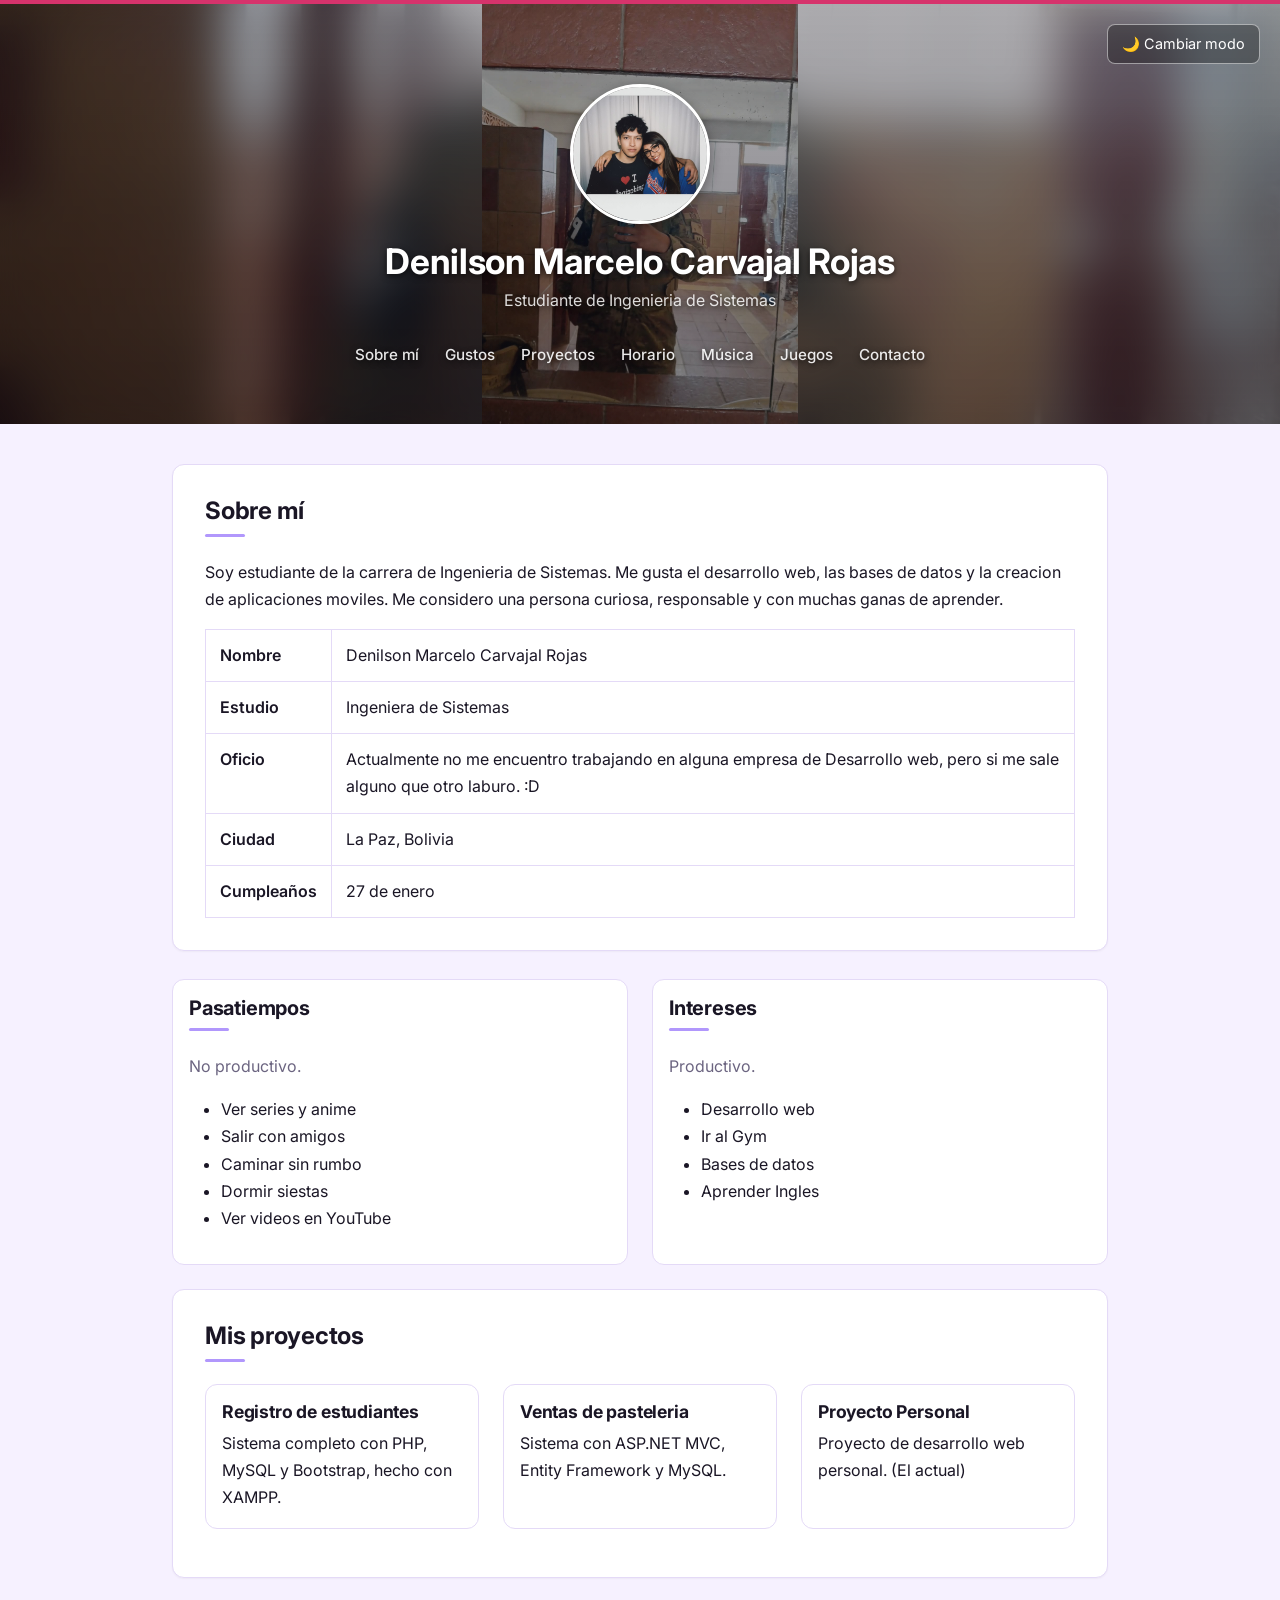
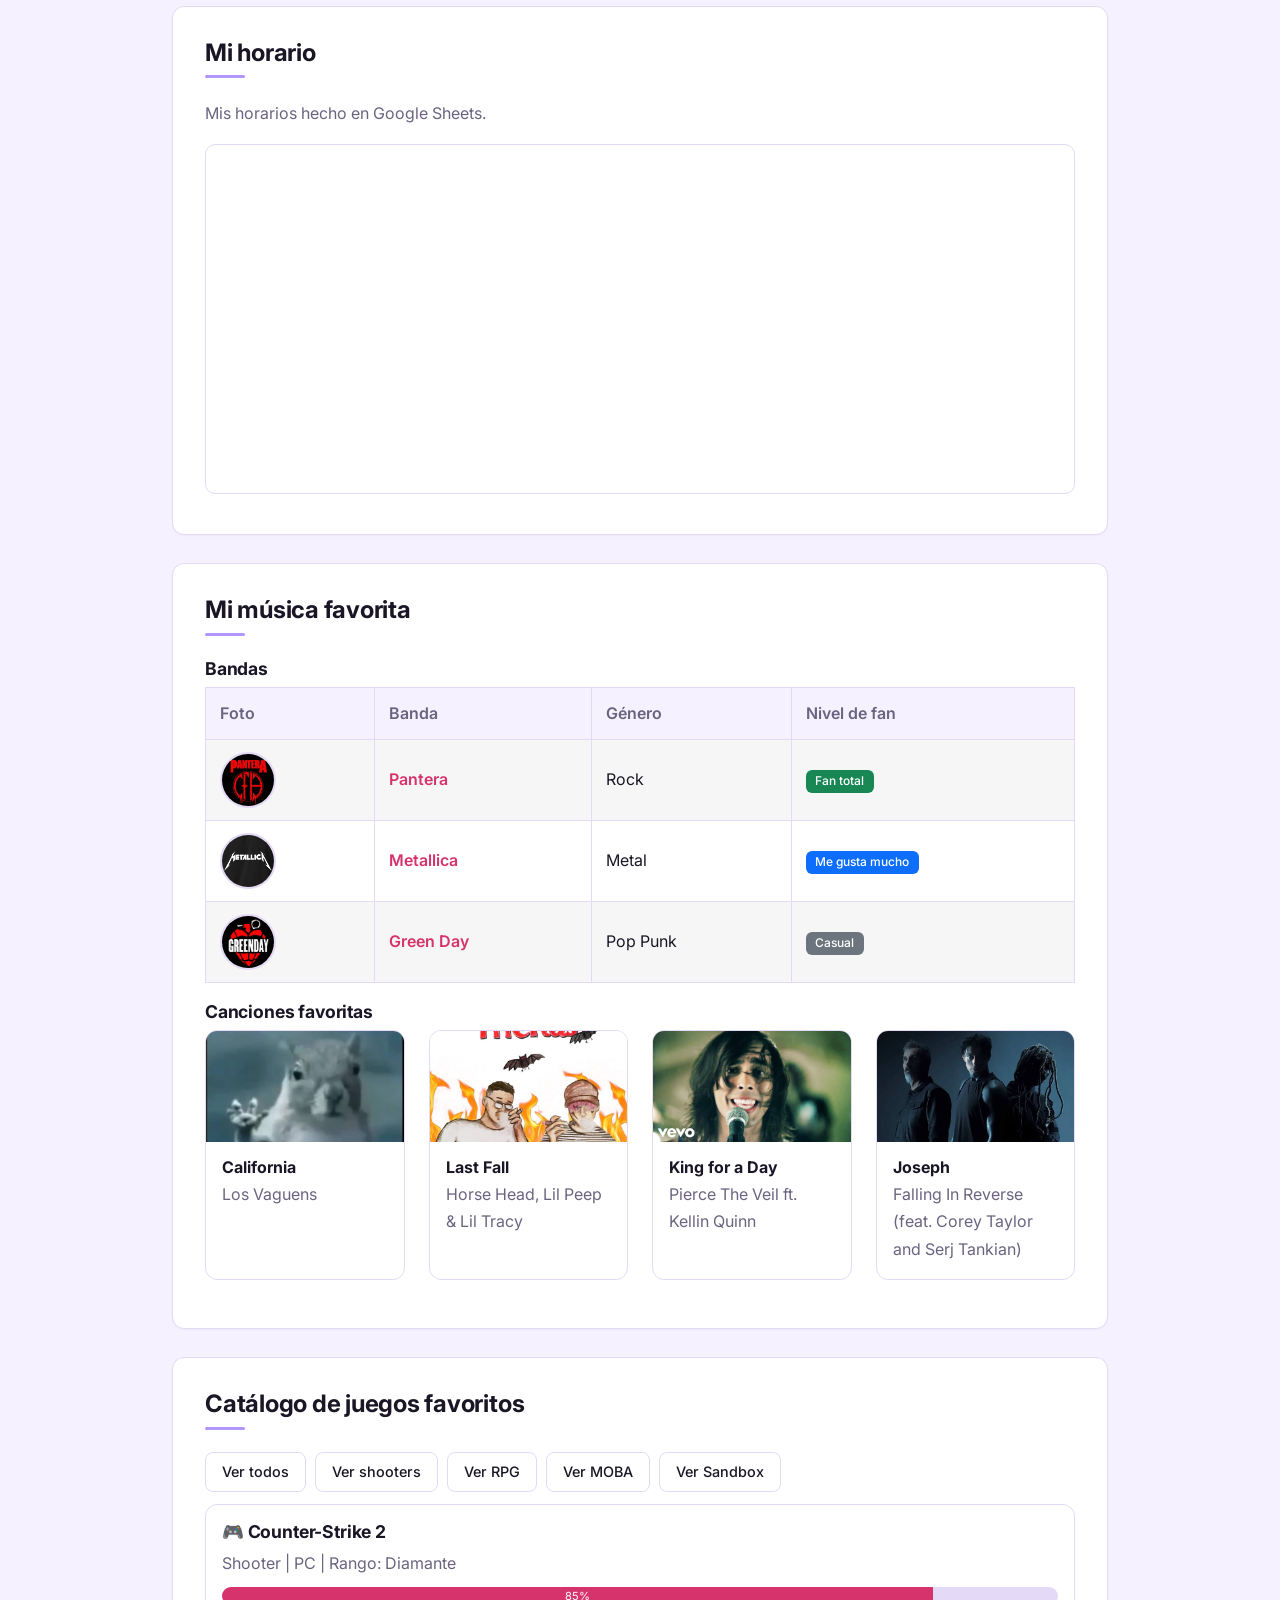
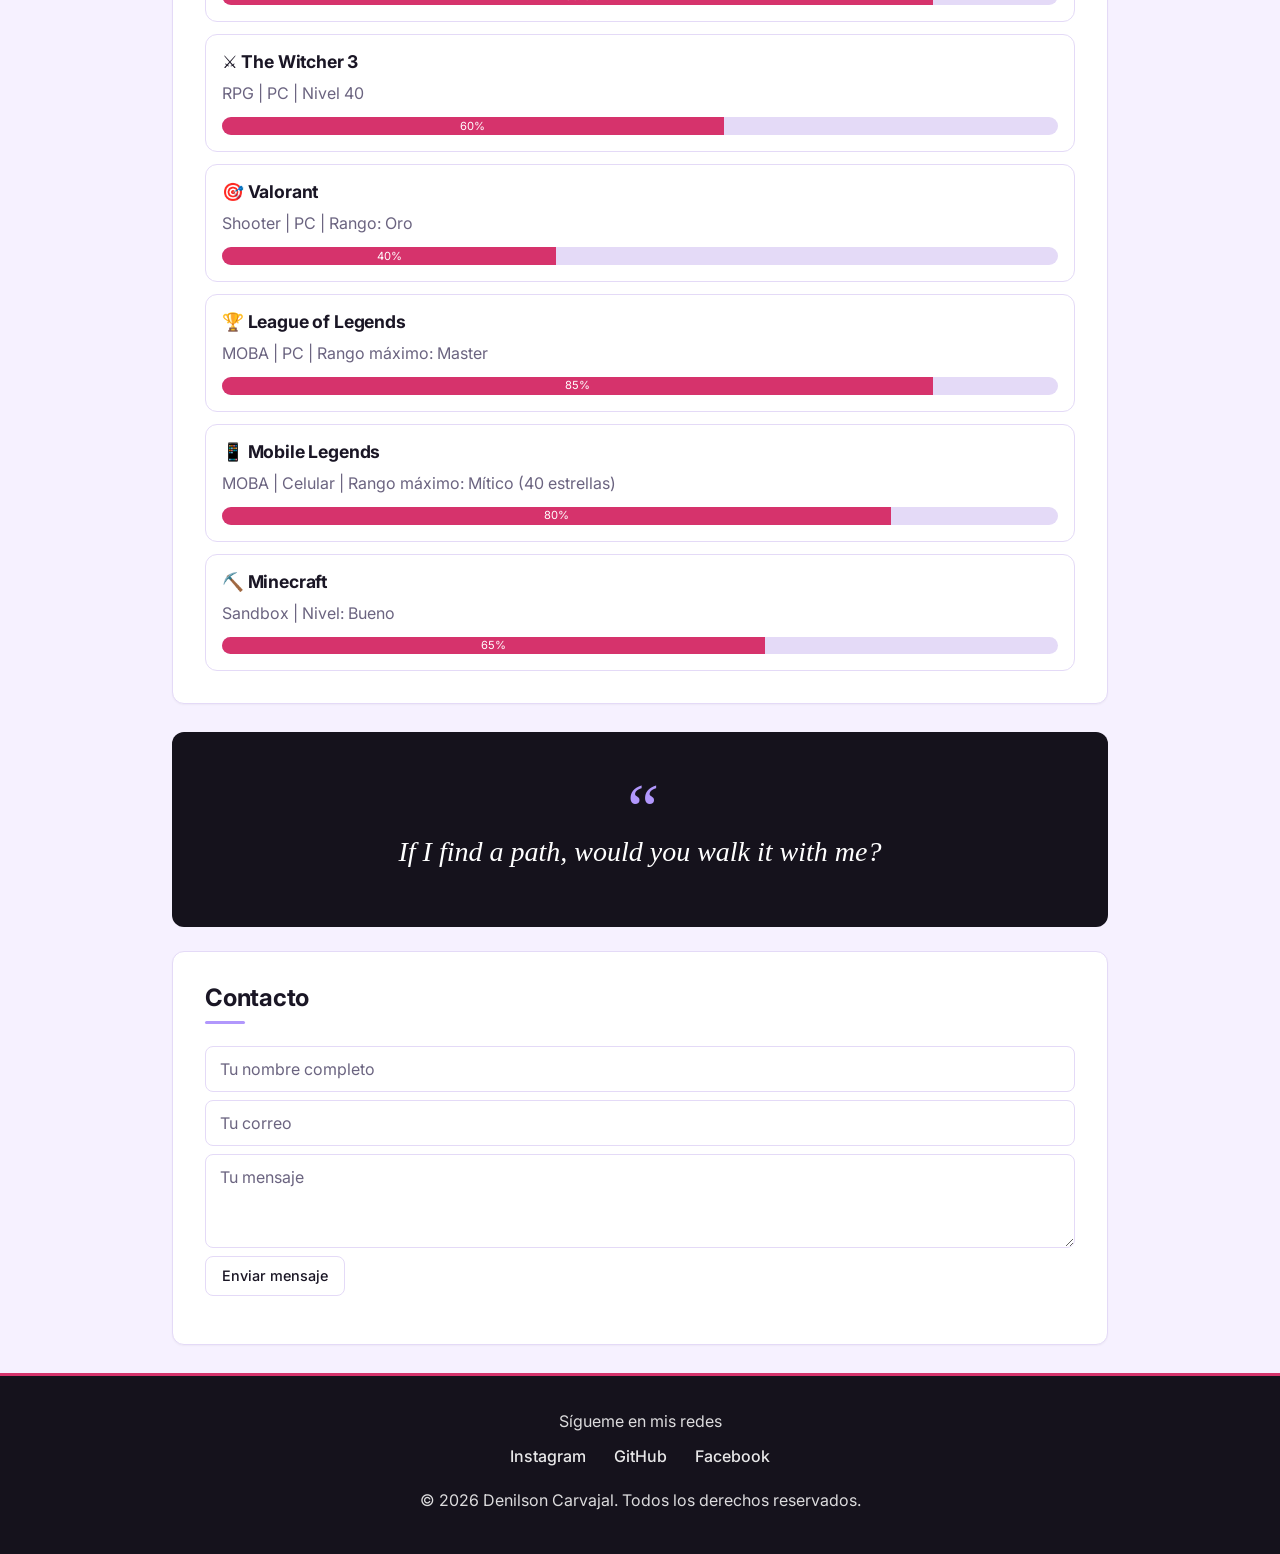
<file: index.html>
<!DOCTYPE html>
<html lang="es">

<head>
  <meta charset="UTF-8">
  <meta name="viewport" content="width=device-width, initial-scale=1.0">
  <title>Im - Mi página personal</title>
  <link href="https://cdn.jsdelivr.net/npm/bootstrap@5.3.3/dist/css/bootstrap.min.css" rel="stylesheet">
  <link rel="stylesheet" href="style.css">
  <script src="script.js" defer></script>
</head>

<body>

  <!-- ENCABEZADO con carrusel de fondo -->
  <header id="inicio" class="text-center">

    <!-- Fondo: carrusel de fotos (cada foto va dos veces: fondo desenfocado + foto completa) -->
    <div id="miCarrusel" class="carousel slide carousel-fade fondo-carrusel" data-bs-ride="carousel" data-bs-pause="false">
      <div class="carousel-inner">
        <div class="carousel-item active" style="background-image: url('img/foto1.png')">
          <img src="img/foto1.png" alt="">
        </div>
        <div class="carousel-item" style="background-image: url('img/foto2.png')">
          <img src="img/foto2.png" alt="">
        </div>
        <div class="carousel-item" style="background-image: url('img/foto3.png')">
          <img src="img/foto3.png" alt="">
        </div>
      </div>
    </div>

    <!-- Capa oscura para que se lea el texto -->
    <div class="capa-oscura"></div>

    <!-- Contenido que va encima -->
    <div class="contenido-header">
      <div class="barra-top">
        <button id="burguerBtn" class="btn-header">☰ Menú</button>
        <button id="themeBtn" class="btn-header">🌙 Cambiar modo</button>
      </div>

      <img class="foto-perfil" src="img/fotoperfil.png" alt="Foto de Denilson">
      <h1>Denilson Marcelo Carvajal Rojas</h1>
      <p>Estudiante de Ingenieria de Sistemas</p>

      <nav id="navMenu" class="nav-menu">
        <a href="#sobre-mi">Sobre mí</a>
        <a href="#gustos">Gustos</a>
        <a href="#proyectos">Proyectos</a>
        <a href="#horario">Horario</a>
        <a href="#musica">Música</a>
        <a href="#juegos">Juegos</a>
        <a href="#contacto">Contacto</a>
      </nav>
    </div>

  </header>

  <main class="container my-4">

    <!-- SOBRE MÍ -->
    <section id="sobre-mi" class="caja">
      <h2>Sobre mí</h2>
      <p>
        Soy estudiante de la carrera de Ingenieria de Sistemas. Me gusta el desarrollo web,
        las bases de datos y la creacion de aplicaciones moviles. Me considero una persona curiosa, responsable y con muchas ganas de aprender.
      </p>
      <table class="table table-bordered">
        <tr><th>Nombre</th><td>Denilson Marcelo Carvajal Rojas</td></tr>
        <tr><th>Estudio</th><td>Ingeniera de Sistemas</td></tr>
        <tr><th>Oficio</th><td>Actualmente no me encuentro trabajando en alguna empresa de Desarrollo web, pero si me sale alguno que otro laburo. :D</td></tr>
        <tr><th>Ciudad</th><td>La Paz, Bolivia</td></tr>
        <tr><th>Cumpleaños</th><td>27 de enero</td></tr>
      </table>
    </section>

    <!-- PASATIEMPOS E INTERESES -->
    <section id="gustos" class="row mb-4">
      <div class="col-md-6 mb-3 mb-md-0">
        <div class="card h-100">
          <div class="card-body">
            <h2>Pasatiempos</h2>
            <p class="text-muted">No productivo.</p>
            <ul>
              <li>Ver series y anime</li>
              <li>Salir con amigos</li>
              <li>Caminar sin rumbo</li>
              <li>Dormir siestas</li>
              <li>Ver videos en YouTube</li>
            </ul>
          </div>
        </div>
      </div>
      <div class="col-md-6">
        <div class="card h-100">
          <div class="card-body">
            <h2>Intereses</h2>
            <p class="text-muted">Productivo.</p>
            <ul>
              <li>Desarrollo web</li>
              <li>Ir al Gym</li>
              <li>Bases de datos</li>
              <li>Aprender Ingles</li>
            </ul>
          </div>
        </div>
      </div>
    </section>

    <!-- PROYECTOS -->
    <section id="proyectos" class="caja">
      <h2>Mis proyectos</h2>
      <div class="row">
        <div class="col-md-4 mb-3">
          <div class="card h-100"><div class="card-body">
            <h3>Registro de estudiantes</h3>
            <p>Sistema completo con PHP, MySQL y Bootstrap, hecho con XAMPP.</p>
          </div></div>
        </div>
        <div class="col-md-4 mb-3">
          <div class="card h-100"><div class="card-body">
            <h3>Ventas de pasteleria</h3>
            <p>Sistema con ASP.NET MVC, Entity Framework y MySQL.</p>
          </div></div>
        </div>
        <div class="col-md-4 mb-3">
          <div class="card h-100"><div class="card-body">
            <h3>Proyecto Personal</h3>
            <p>Proyecto de desarrollo web personal. (El actual)</p>
          </div></div>
        </div>
      </div>
    </section>

    <!-- HORARIO -->
    <section id="horario" class="caja">
      <h2>Mi horario</h2>
      <p class="text-muted">Mis horarios hecho en Google Sheets.</p>
      <iframe src="https://docs.google.com/spreadsheets/d/e/2PACX-1vTaqLlB1NpE_YdMDZ7DyEdwpnyHJO0pag1XnDGEBgo_J5tzFg8pbv8-CFLFfmCkD0aJLAYIVqzSfFNL/pubhtml?gid=0&amp;single=true&amp;widget=true&amp;headers=false" width="100%" height="350"></iframe>
    </section>

        <!-- MÚSICA -->
    <section id="musica" class="caja">
      <h2>Mi música favorita</h2>

      <h3>Bandas</h3>
      <div class="table-responsive">
        <table class="table table-striped table-bordered align-middle">
          <thead class="table-dark">
            <tr><th>Foto</th><th>Banda</th><th>Género</th><th>Nivel de fan</th></tr>
          </thead>
          <tbody>
            <tr>
              <td><img src="img/Pantera_TikTok.jpg" class="foto-banda" alt="Foto de Tu banda 1"></td>
              <td><a href="https://www.youtube.com/channel/UChTDORxN3YPmasEurM6kRoA" target="_blank" rel="noopener">Pantera</a></td>
              <td>Rock</td>
              <td><span class="badge bg-success">Fan total</span></td>
            </tr>
            <tr>
              <td><img src="img/Metallicajpg.jpg" class="foto-banda" alt="Foto de Tu banda 2"></td>
              <td><a href="https://www.youtube.com/channel/UCbulh9WdLtEXiooRcYK7SWw" target="_blank" rel="noopener">Metallica</a></td>
              <td>Metal</td>
              <td><span class="badge bg-primary">Me gusta mucho</span></td>
            </tr>
            <tr>
              <td><img src="img/GreenDay.jpg" class="foto-banda" alt="Foto de Tu banda 3"></td>
              <td><a href="https://www.youtube.com/channel/UCqC_GY2ZiENFz2pwL0cSfAw" target="_blank" rel="noopener">Green Day</a></td>
              <td>Pop Punk</td>
              <td><span class="badge bg-secondary">Casual</span></td>
            </tr>
          </tbody>
        </table>
      </div>

      <h3>Canciones favoritas</h3>
      <div class="row">

        <div class="col-6 col-md-3 mb-3">
          <a class="cancion card h-100" href="https://www.youtube.com/watch?v=q5xl4Zip1fQ" target="_blank" rel="noopener">
            <img src="img/Ardilla.jpg" class="card-img-top" alt="Portada de Tu canción 1">
            <div class="card-body">
              <h4>California</h4>
              <p class="text-muted">Los Vaguens</p>
            </div>
          </a>
        </div>

        <div class="col-6 col-md-3 mb-3">
          <a class="cancion card h-100" href="https://www.youtube.com/watch?v=IpVUNNaZLHw&list=RDIpVUNNaZLHw&start_radio=1" target="_blank" rel="noopener">
            <img src="img/lilpeep.jpg" class="card-img-top" alt="Portada de Tu canción 2">
            <div class="card-body">
              <h4>Last Fall</h4>
              <p class="text-muted">Horse Head, Lil Peep & Lil Tracy </p>
            </div>
          </a>
        </div>

        <div class="col-6 col-md-3 mb-3">
          <a class="cancion card h-100" href="https://www.youtube.com/watch?v=icXUkIfZxyg" target="_blank" rel="noopener">
            <img src="img/kingforaday.jpg" class="card-img-top" alt="Portada de Tu canción 3">
            <div class="card-body">
              <h4>King for a Day</h4>
              <p class="text-muted">Pierce The Veil ft. Kellin Quinn</p>
            </div>
          </a>
        </div>

        <div class="col-6 col-md-3 mb-3">
          <a class="cancion card h-100" href="https://www.youtube.com/watch?v=Tk9TM7-eTmw" target="_blank" rel="noopener">
            <img src="img/joseph.jpg" class="card-img-top" alt="Portada de Tu canción 4">
            <div class="card-body">
              <h4>Joseph</h4>
              <p class="text-muted">Falling In Reverse (feat. Corey Taylor and Serj Tankian)</p>
            </div>
          </a>
        </div>

      </div>
    </section>

        <!-- JUEGOS: catálogo con filtro (Ejemplo 2 del documento) -->
    <section id="juegos" class="caja">
      <h2>Catálogo de juegos favoritos</h2>

      <button class="btn-filtro" onclick="filtrar('todos')">Ver todos</button>
      <button class="btn-filtro" onclick="filtrar('shooter')">Ver shooters</button>
      <button class="btn-filtro" onclick="filtrar('rpg')">Ver RPG</button>
      <button class="btn-filtro" onclick="filtrar('moba')">Ver MOBA</button>
      <button class="btn-filtro" onclick="filtrar('sandbox')">Ver Sandbox</button>

      <div class="card" data-categoria="shooter">
        <div class="card-body">
          <h3>🎮 Counter-Strike 2</h3>
          <p class="text-muted">Shooter | PC | Rango: Diamante</p>
          <div class="progress"><div class="progress-bar" style="width: 85%">85%</div></div>
        </div>
      </div>

      <div class="card" data-categoria="rpg">
        <div class="card-body">
          <h3>⚔️ The Witcher 3</h3>
          <p class="text-muted">RPG | PC | Nivel 40</p>
          <div class="progress"><div class="progress-bar" style="width: 60%">60%</div></div>
        </div>
      </div>

      <div class="card" data-categoria="shooter">
        <div class="card-body">
          <h3>🎯 Valorant</h3>
          <p class="text-muted">Shooter | PC | Rango: Oro</p>
          <div class="progress"><div class="progress-bar" style="width: 40%">40%</div></div>
        </div>
      </div>

      <div class="card" data-categoria="moba">
        <div class="card-body">
          <h3>🏆 League of Legends</h3>
          <p class="text-muted">MOBA | PC | Rango máximo: Master</p>
          <div class="progress"><div class="progress-bar" style="width: 85%">85%</div></div>
        </div>
      </div>

      <div class="card" data-categoria="moba">
        <div class="card-body">
          <h3>📱 Mobile Legends</h3>
          <p class="text-muted">MOBA | Celular | Rango máximo: Mítico (40 estrellas)</p>
          <div class="progress"><div class="progress-bar" style="width: 80%">80%</div></div>
        </div>
      </div>

      <div class="card" data-categoria="sandbox">
        <div class="card-body">
          <h3>⛏️ Minecraft</h3>
          <p class="text-muted">Sandbox | Nivel: Bueno</p>
          <div class="progress"><div class="progress-bar" style="width: 65%">65%</div></div>
        </div>
      </div>
    </section>
    <!-- FRASE -->
    <section id="frase" class="mb-4">
      <div class="frase-grafica text-center">
        <p>If I find a path, would you walk it with me?</p>
      </div>
    </section>

    <!-- CONTACTO: formulario con validación (Ejemplo 4 del documento) -->
    <section id="contacto" class="caja">
      <h2>Contacto</h2>
      <form id="contactForm" novalidate>
        <input type="text" id="nombre" class="form-control mb-2" placeholder="Tu nombre completo">
        <input type="email" id="correo" class="form-control mb-2" placeholder="Tu correo">
        <textarea id="mensaje" class="form-control mb-2" rows="3" placeholder="Tu mensaje"></textarea>
        <button type="submit" class="btn-filtro">Enviar mensaje</button>
      </form>
      <div id="alertaBox" class="mt-3"></div>
    </section>

  </main>

  <!-- PIE DE PÁGINA -->
  <footer class="text-center">
    <p>Sígueme en mis redes</p>
    <a href="https://www.instagram.com/jfjahdkasfkj?xtok=MWFzejZ3anJpMXdxeQ==" target="_blank">Instagram</a>
    <a href="https://github.com/DennisCarvajal69" target="_blank">GitHub</a>
    <a href="https://www.facebook.com/share/1A5YcfnNdr/" target="_blank">Facebook</a>
    <p class="mt-3">© 2026 Denilson Carvajal. Todos los derechos reservados.</p>
  </footer>

  <script src="https://cdn.jsdelivr.net/npm/bootstrap@5.3.3/dist/js/bootstrap.bundle.min.js"></script>

</body>

</html>
</file>
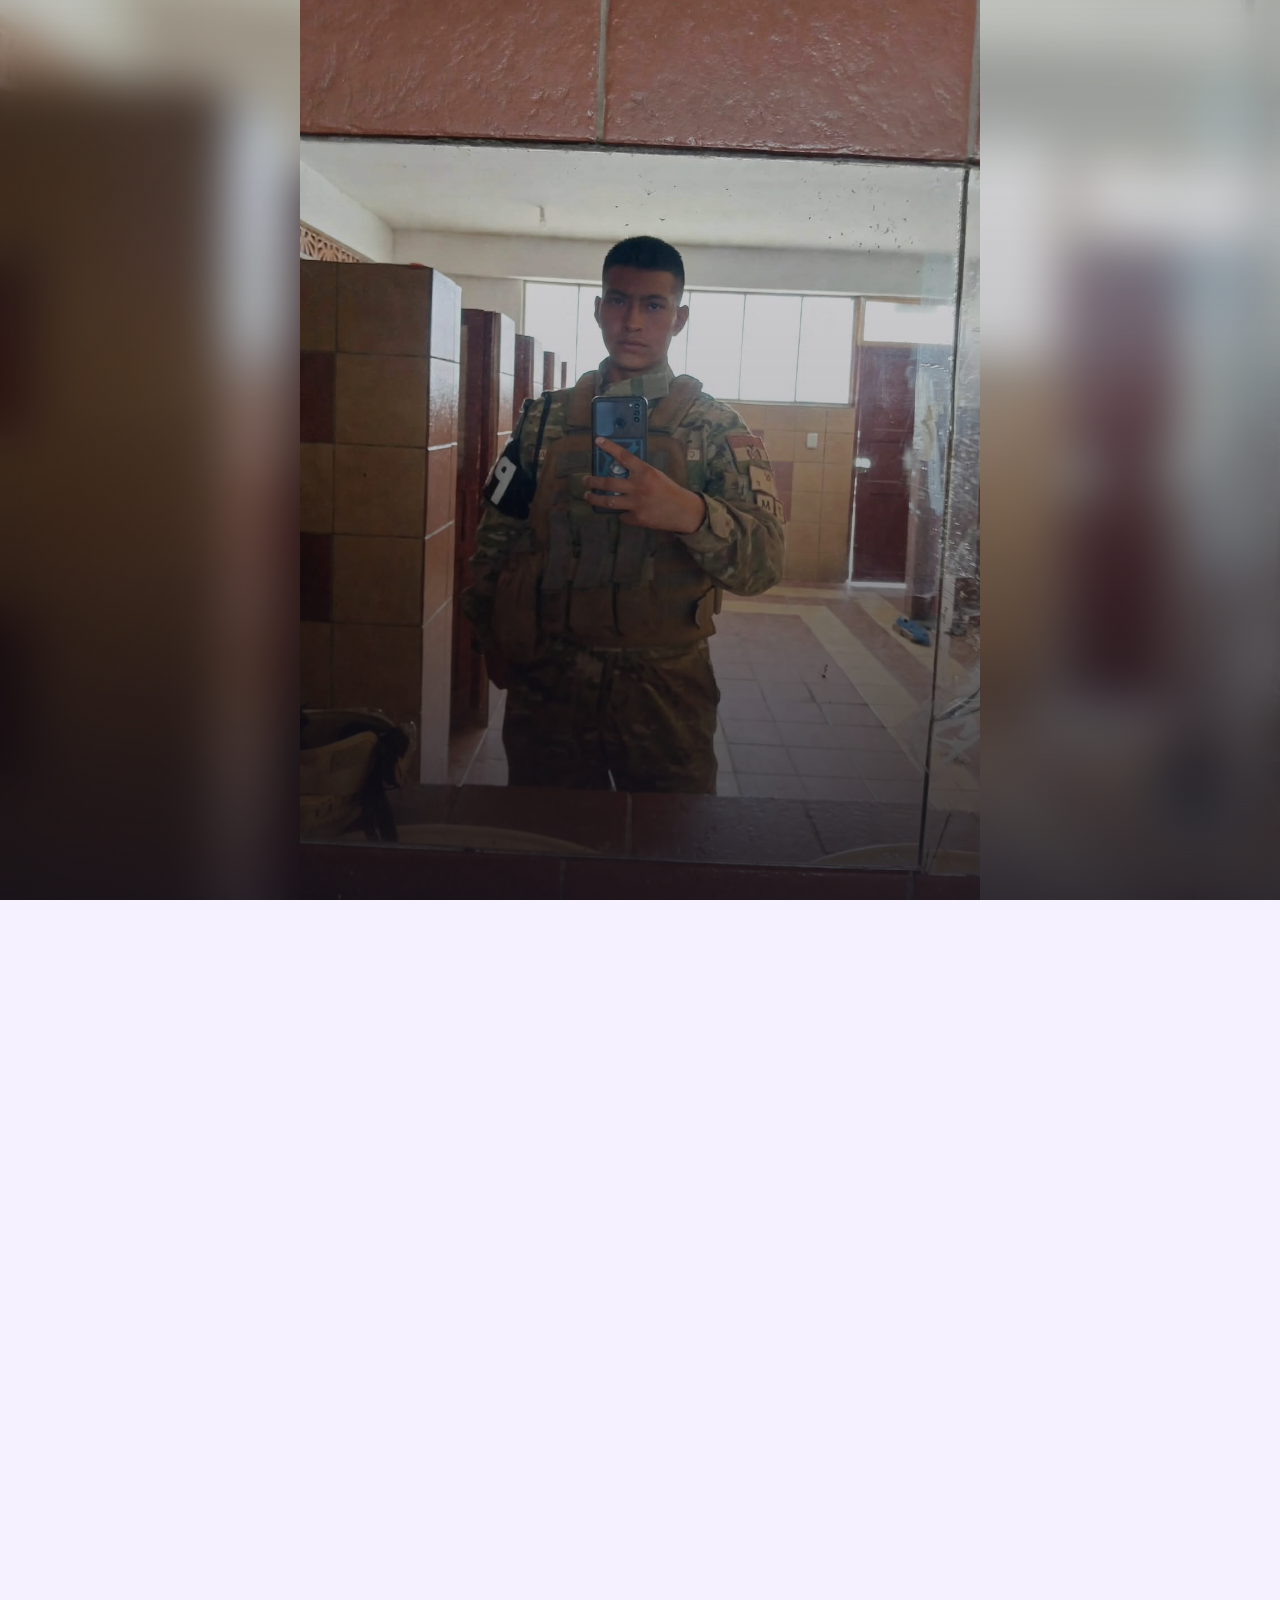
<file: pwa/index.html>
<!DOCTYPE html>
<html lang="es">

<head>
  <meta charset="UTF-8">
  <meta name="viewport" content="width=device-width, initial-scale=1.0">
  <title>Im - Mi página personal</title>

  <link href="https://cdn.jsdelivr.net/npm/bootstrap@5.3.3/dist/css/bootstrap.min.css" rel="stylesheet">
  <link rel="stylesheet" href="styles.css">

  <script src="https://code.jquery.com/jquery-3.7.1.min.js" defer></script>
  <script src="script.js" defer></script>
</head>

<body>

<div class="pwa-container">

  <header id="inicio" class="text-center">

    <div id="miCarrusel" class="carousel slide carousel-fade fondo-carrusel" data-bs-ride="carousel" data-bs-pause="false">
      <div class="carousel-inner">
        <div class="carousel-item active" style="background-image: url('img/foto1.png')">
          <img src="img/foto1.png" alt="">
        </div>
        <div class="carousel-item" style="background-image: url('img/foto2.png')">
          <img src="img/foto2.png" alt="">
        </div>
        <div class="carousel-item" style="background-image: url('img/foto3.png')">
          <img src="img/foto3.png" alt="">
        </div>
      </div>
    </div>

    <div class="capa-oscura"></div>

    <div class="contenido-header">
      <div class="barra-top">
        <button id="burguerBtn" class="btn-header">☰ Menú</button>
        <button id="themeBtn" class="btn-header">🌙 Cambiar modo</button>
      </div>

      <img class="foto-perfil" src="img/fotoperfil.png" alt="Foto de Denilson">
      <h1>Denilson Marcelo Carvajal Rojas</h1>
      <p class="subtitulo">Estudiante de Ingenieria de Sistemas</p>

      <nav id="navMenu" class="nav-menu">
        <a href="#sobre-mi"   data-pagina="sobre-mi">Sobre mí</a>
        <a href="#gustos"     data-pagina="gustos">Gustos</a>
        <a href="#proyectos"  data-pagina="proyectos">Proyectos</a>
        <a href="#horario"    data-pagina="horario">Horario</a>
        <a href="#musica"     data-pagina="musica">Música</a>
        <a href="#juegos"     data-pagina="juegos">Juegos</a>
        <a href="#contacto"   data-pagina="contacto">Contacto</a>
      </nav>
    </div>

  </header>

  <main class="container my-4">

    <!-- ========== SOBRE MÍ ========== -->
    <section id="pg-sobre-mi" class="pagina">
      <div class="caja">
        <h2>Sobre mí</h2>
        <p>
          Soy estudiante de la carrera de Ingenieria de Sistemas. Me gusta el desarrollo web,
          las bases de datos y la creacion de aplicaciones moviles. Me considero una persona curiosa, responsable y con muchas ganas de aprender.
        </p>
        <table class="table table-bordered tabla-datos">
          <tr><th>Nombre</th><td>Denilson Marcelo Carvajal Rojas</td></tr>
          <tr><th>Estudio</th><td>Ingeniera de Sistemas</td></tr>
          <tr><th>Oficio</th><td>Actualmente no me encuentro trabajando en alguna empresa de Desarrollo web, pero si me sale alguno que otro laburo. :D</td></tr>
          <tr><th>Ciudad</th><td>La Paz, Bolivia</td></tr>
          <tr><th>Cumpleaños</th><td>27 de enero</td></tr>
        </table>
      </div>

      <div class="frase-grafica text-center">
        <p>If I find a path, would you walk it with me?</p>
      </div>
    </section>

    <!-- ========== GUSTOS ========== -->
    <section id="pg-gustos" class="pagina">
      <div class="row">
        <div class="col-md-6 mb-3 mb-md-0">
          <div class="card h-100">
            <div class="card-body">
              <h2>Pasatiempos</h2>
              <p class="text-muted">No productivo.</p>
              <ul>
                <li>Ver series y anime</li>
                <li>Salir con amigos</li>
                <li>Caminar sin rumbo</li>
                <li>Dormir siestas</li>
                <li>Ver videos en YouTube</li>
              </ul>
            </div>
          </div>
        </div>
        <div class="col-md-6">
          <div class="card h-100">
            <div class="card-body">
              <h2>Intereses</h2>
              <p class="text-muted">Productivo.</p>
              <ul>
                <li>Desarrollo web</li>
                <li>Ir al Gym</li>
                <li>Bases de datos</li>
                <li>Aprender Ingles</li>
              </ul>
            </div>
          </div>
        </div>
      </div>
    </section>

    <!-- ========== PROYECTOS ========== -->
    <section id="pg-proyectos" class="pagina">
      <div class="caja">
        <h2>Mis proyectos</h2>
        <div class="row">
          <div class="col-md-4 mb-3">
            <div class="card h-100"><div class="card-body">
              <h3>Registro de estudiantes</h3>
              <p>Sistema completo con PHP, MySQL y Bootstrap, hecho con XAMPP.</p>
            </div></div>
          </div>
          <div class="col-md-4 mb-3">
            <div class="card h-100"><div class="card-body">
              <h3>Ventas de pasteleria</h3>
              <p>Sistema con ASP.NET MVC, Entity Framework y MySQL.</p>
            </div></div>
          </div>
          <div class="col-md-4 mb-3">
            <div class="card h-100"><div class="card-body">
              <h3>Proyecto Personal</h3>
              <p>Proyecto de desarrollo web personal. (El actual)</p>
            </div></div>
          </div>
        </div>
      </div>
    </section>

    <!-- ========== HORARIO ========== -->
    <section id="pg-horario" class="pagina">
      <div class="caja">
        <h2>Mi horario</h2>
        <p class="text-muted">Mis horarios hecho en Google Sheets.</p>
        <iframe src="https://docs.google.com/spreadsheets/d/e/2PACX-1vTaqLlB1NpE_YdMDZ7DyEdwpnyHJO0pag1XnDGEBgo_J5tzFg8pbv8-CFLFfmCkD0aJLAYIVqzSfFNL/pubhtml?gid=0&amp;single=true&amp;widget=true&amp;headers=false" width="100%" height="350"></iframe>
      </div>
    </section>

    <!-- ========== MÚSICA ========== -->
    <section id="pg-musica" class="pagina">
      <div class="caja">
        <h2>Mi música favorita</h2>

        <h3>Bandas</h3>
        <div>
          <table class="table table-striped table-bordered align-middle tabla-bandas">
            <thead class="table-dark">
              <tr><th>Foto</th><th>Banda</th><th>Género</th><th>Nivel de fan</th></tr>
            </thead>
            <tbody>
              <tr>
                <td><img src="img/Pantera_TikTok.jpg" class="foto-banda" alt="Foto de Pantera"></td>
                <td><a href="https://www.youtube.com/channel/UChTDORxN3YPmasEurM6kRoA" target="_blank" rel="noopener">Pantera</a></td>
                <td>Rock</td>
                <td><span class="badge bg-success">Fan total</span></td>
              </tr>
              <tr>
                <td><img src="img/Metallicajpg.jpg" class="foto-banda" alt="Foto de Metallica"></td>
                <td><a href="https://www.youtube.com/channel/UCbulh9WdLtEXiooRcYK7SWw" target="_blank" rel="noopener">Metallica</a></td>
                <td>Metal</td>
                <td><span class="badge bg-primary">Me gusta mucho</span></td>
              </tr>
              <tr>
                <td><img src="img/GreenDay.jpg" class="foto-banda" alt="Foto de Green Day"></td>
                <td><a href="https://www.youtube.com/channel/UCqC_GY2ZiENFz2pwL0cSfAw" target="_blank" rel="noopener">Green Day</a></td>
                <td>Pop Punk</td>
                <td><span class="badge bg-secondary">Casual</span></td>
              </tr>
            </tbody>
          </table>
        </div>

        <h3>Canciones favoritas</h3>
        <div class="row">

          <div class="col-6 col-md-3 mb-3">
            <a class="cancion card h-100" href="https://www.youtube.com/watch?v=q5xl4Zip1fQ" target="_blank" rel="noopener">
              <img src="img/Ardilla.jpg" class="card-img-top" alt="Portada de California">
              <div class="card-body">
                <h4>California</h4>
                <p class="text-muted">Los Vaguens</p>
              </div>
            </a>
          </div>

          <div class="col-6 col-md-3 mb-3">
            <a class="cancion card h-100" href="https://www.youtube.com/watch?v=IpVUNNaZLHw&list=RDIpVUNNaZLHw&start_radio=1" target="_blank" rel="noopener">
              <img src="img/lilpeep.jpg" class="card-img-top" alt="Portada de Last Fall">
              <div class="card-body">
                <h4>Last Fall</h4>
                <p class="text-muted">Horse Head, Lil Peep & Lil Tracy </p>
              </div>
            </a>
          </div>

          <div class="col-6 col-md-3 mb-3">
            <a class="cancion card h-100" href="https://www.youtube.com/watch?v=icXUkIfZxyg" target="_blank" rel="noopener">
              <img src="img/kingforaday.jpg" class="card-img-top" alt="Portada de King for a Day">
              <div class="card-body">
                <h4>King for a Day</h4>
                <p class="text-muted">Pierce The Veil ft. Kellin Quinn</p>
              </div>
            </a>
          </div>

          <div class="col-6 col-md-3 mb-3">
            <a class="cancion card h-100" href="https://www.youtube.com/watch?v=Tk9TM7-eTmw" target="_blank" rel="noopener">
              <img src="img/joseph.jpg" class="card-img-top" alt="Portada de Joseph">
              <div class="card-body">
                <h4>Joseph</h4>
                <p class="text-muted">Falling In Reverse (feat. Corey Taylor and Serj Tankian)</p>
              </div>
            </a>
          </div>

        </div>
      </div>
    </section>

    <!-- ========== JUEGOS ========== -->
    <section id="pg-juegos" class="pagina">
      <div id="juegos" class="caja">
        <h2>Catálogo de juegos favoritos</h2>

        <button class="btn-filtro" onclick="filtrar('todos')">Ver todos</button>
        <button class="btn-filtro" onclick="filtrar('shooter')">Ver shooters</button>
        <button class="btn-filtro" onclick="filtrar('rpg')">Ver RPG</button>
        <button class="btn-filtro" onclick="filtrar('moba')">Ver MOBA</button>
        <button class="btn-filtro" onclick="filtrar('sandbox')">Ver Sandbox</button>

        <div class="card" data-categoria="shooter">
          <div class="card-body">
            <h3>🎮 Counter-Strike 2</h3>
            <p class="text-muted">Shooter | PC | Rango: Diamante</p>
            <div class="progress"><div class="progress-bar" style="width: 85%">85%</div></div>
          </div>
        </div>

        <div class="card" data-categoria="rpg">
          <div class="card-body">
            <h3>⚔️ The Witcher 3</h3>
            <p class="text-muted">RPG | PC | Nivel 40</p>
            <div class="progress"><div class="progress-bar" style="width: 60%">60%</div></div>
          </div>
        </div>

        <div class="card" data-categoria="shooter">
          <div class="card-body">
            <h3>🎯 Valorant</h3>
            <p class="text-muted">Shooter | PC | Rango: Oro</p>
            <div class="progress"><div class="progress-bar" style="width: 40%">40%</div></div>
          </div>
        </div>

        <div class="card" data-categoria="moba">
          <div class="card-body">
            <h3>🏆 League of Legends</h3>
            <p class="text-muted">MOBA | PC | Rango máximo: Master</p>
            <div class="progress"><div class="progress-bar" style="width: 85%">85%</div></div>
          </div>
        </div>

        <div class="card" data-categoria="moba">
          <div class="card-body">
            <h3>📱 Mobile Legends</h3>
            <p class="text-muted">MOBA | Celular | Rango máximo: Mítico (40 estrellas)</p>
            <div class="progress"><div class="progress-bar" style="width: 80%">80%</div></div>
          </div>
        </div>

        <div class="card" data-categoria="sandbox">
          <div class="card-body">
            <h3>⛏️ Minecraft</h3>
            <p class="text-muted">Sandbox | Nivel: Bueno</p>
            <div class="progress"><div class="progress-bar" style="width: 65%">65%</div></div>
          </div>
        </div>
      </div>
    </section>

    <!-- ========== CONTACTO ========== -->
    <section id="pg-contacto" class="pagina">
      <div class="caja">
        <h2>Contacto</h2>

        <form id="contactForm" class="form-contacto" novalidate>

          <div class="campo">
            <label for="nombre" class="etiqueta">Nombre completo</label>
            <input type="text" id="nombre" class="form-control" placeholder="Ej: Juan Pérez">
            <div class="error-msg" id="err-nombre"></div>
          </div>

          <div class="campo">
            <label for="correo" class="etiqueta">Correo electrónico</label>
            <input type="email" id="correo" class="form-control" placeholder="correo@ejemplo.com">
            <div class="error-msg" id="err-correo"></div>
          </div>

          <div class="campo">
            <label for="telefono" class="etiqueta">Teléfono / Celular</label>
            <input type="tel" id="telefono" class="form-control" inputmode="numeric" maxlength="8" placeholder="Ej: 71234567">
            <div class="error-msg" id="err-telefono"></div>
          </div>

          <div class="campo">
            <label for="motivo" class="etiqueta">Motivo del contacto</label>
            <select id="motivo" class="form-select">
              <option value="">-- Selecciona un motivo --</option>
              <option>Consulta</option>
              <option>Proyecto o trabajo</option>
              <option>Colaboración</option>
              <option>Otro</option>
            </select>
            <div class="error-msg" id="err-motivo"></div>
          </div>

          <div class="campo campo-full">
            <label for="mensaje" class="etiqueta">Mensaje</label>
            <textarea id="mensaje" class="form-control" rows="3" placeholder="Escribe tu mensaje"></textarea>
            <div class="error-msg" id="err-mensaje"></div>
          </div>

          <div class="campo campo-full">
            <label for="sugerencia" class="etiqueta">Sugerencia (opcional) <span id="contador" class="contador">0/200</span></label>
            <textarea id="sugerencia" class="form-control" rows="2" maxlength="200" placeholder="¿Algo que pueda mejorar de esta página?"></textarea>
            <div class="error-msg" id="err-sugerencia"></div>
          </div>

          <div class="campo campo-full">
            <button type="submit" class="btn-filtro">Enviar mensaje</button>
          </div>
        </form>

        <div id="alertaBox" class="mt-3" style="display:none;"></div>
      </div>
    </section>

  </main>

  <footer class="text-center">
    <p>Sígueme en mis redes</p>
    <a href="https://www.instagram.com/jfjahdkasfkj?xtok=MWFzejZ3anJpMXdxeQ==" target="_blank">Instagram</a>
    <a href="https://github.com/DennisCarvajal69" target="_blank">GitHub</a>
    <a href="https://www.facebook.com/share/1A5YcfnNdr/" target="_blank">Facebook</a>
    <p class="mt-3">© 2026 Denilson Carvajal. Todos los derechos reservados.</p>
  </footer>

</div>

  <script src="https://cdn.jsdelivr.net/npm/bootstrap@5.3.3/dist/js/bootstrap.bundle.min.js"></script>

</body>

</html>
</file>
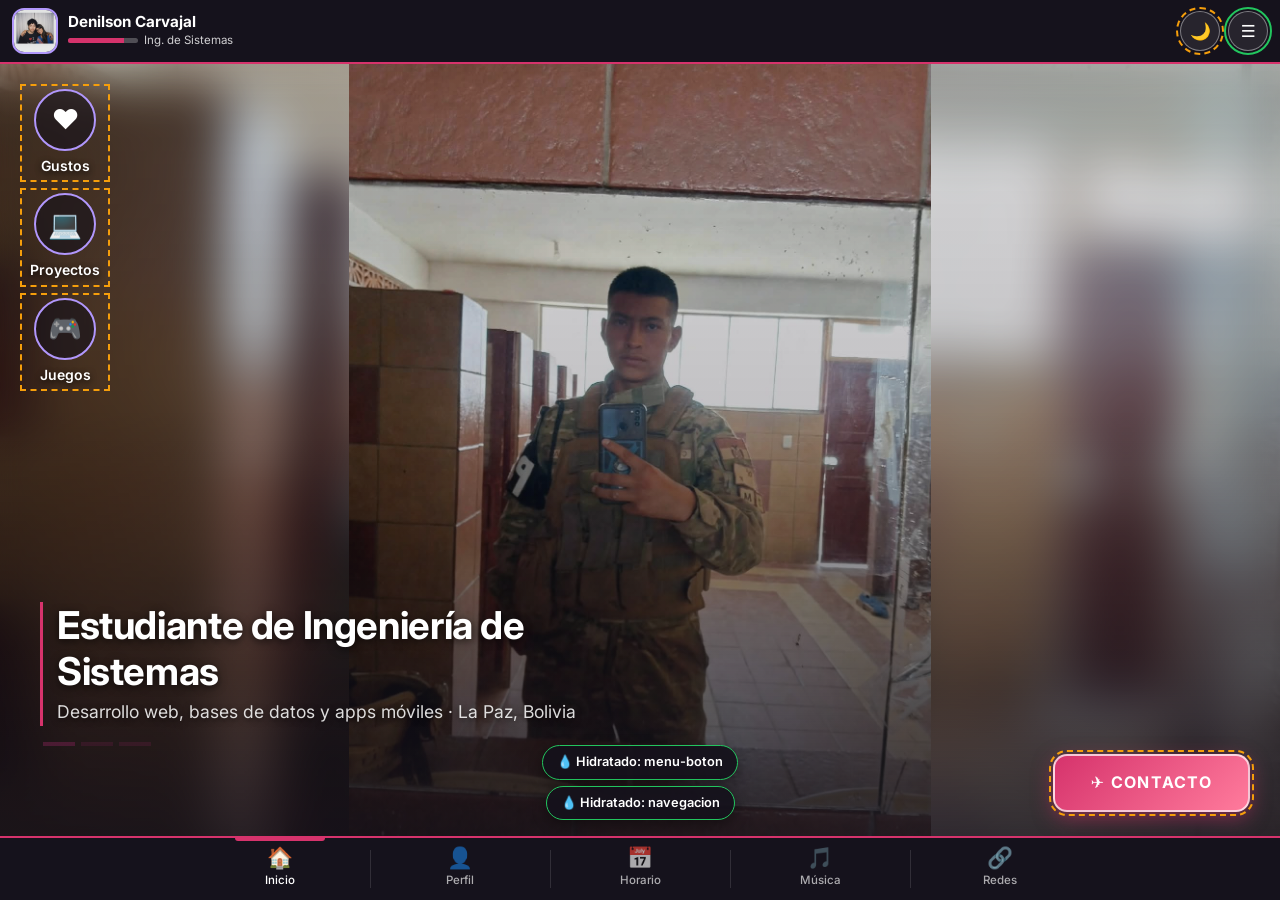
<file: pwa/index2.html>
<!DOCTYPE html>
<html lang="es">

<head>
  <meta charset="UTF-8">
  <meta name="viewport" content="width=device-width, initial-scale=1.0, viewport-fit=cover">
  <title>Denilson Carvajal - Mi página personal</title>

  <!-- PWA -->
  <link rel="manifest" href="manifest.json">
  <meta name="theme-color" content="#d6336c">
  <meta name="mobile-web-app-capable" content="yes">
  <meta name="apple-mobile-web-app-capable" content="yes">
  <meta name="apple-mobile-web-app-title" content="Denilson">
  <link rel="apple-touch-icon" href="img/icon-192.png">
  <link rel="icon" href="img/icon-192.png">

  <link href="https://cdn.jsdelivr.net/npm/bootstrap@5.3.3/dist/css/bootstrap.min.css" rel="stylesheet">
  <link rel="stylesheet" href="styles.css">

  <script src="https://code.jquery.com/jquery-3.7.1.min.js" defer></script>
  <script src="script.js" defer></script>
</head>

<body>

<div class="app">

  <!-- ========== BARRA SUPERIOR ========== -->
  <header class="topbar">
    <img class="avatar" src="img/fotoperfil.png" alt="Foto de Denilson">

    <div class="perfil-mini">
      <b>Denilson Carvajal</b>
      <div class="nivel">
        <span class="barra-nivel"><i></i></span>
        <span>Ing. de Sistemas</span>
      </div>
    </div>

    <div class="acciones">
      <!-- Botón de instalar: oculto hasta que el navegador permita instalar -->
      <button id="installBtn" class="btn-icono" hidden
              data-modulo="instalar" data-cuando="instalable" data-hidratado="false"
              aria-label="Instalar app" title="Instalar app">⬇️</button>

      <button id="themeBtn" class="btn-icono"
              data-modulo="tema" data-cuando="interaccion" data-hidratado="false"
              aria-label="Cambiar modo">🌙</button>

      <button id="burguerBtn" class="btn-icono"
              data-modulo="menu-boton" data-cuando="carga" data-hidratado="false"
              aria-label="Menú">⏳</button>
    </div>

    <!-- Menú desplegable: se hidrata la primera vez que se abre -->
    <nav id="navMenu" class="menu-desplegable"
         data-modulo="menu-lista" data-cuando="menu" data-hidratado="false">
      <a href="#inicio"   data-pagina="inicio">🏠 Inicio</a>
      <a href="#sobre-mi" data-pagina="sobre-mi">👤 Sobre mí</a>
      <a href="#horario"  data-pagina="horario">📅 Horario</a>
      <a href="#musica"   data-pagina="musica">🎵 Música</a>
      <a href="#redes"    data-pagina="redes">🔗 Redes</a>
      <hr>
      <button data-modal="m-gustos"    data-modulo="abrir-modal" data-cuando="menu" data-hidratado="false">❤️ Gustos</button>
      <button data-modal="m-proyectos" data-modulo="abrir-modal" data-cuando="menu" data-hidratado="false">💻 Proyectos</button>
      <button data-modal="m-juegos"    data-modulo="abrir-modal" data-cuando="menu" data-hidratado="false">🎮 Juegos</button>
      <button data-modal="m-contacto"  data-modulo="abrir-modal" data-cuando="menu" data-hidratado="false">✉️ Contacto</button>
    </nav>
  </header>

  <!-- ========== ZONA CENTRAL ========== -->
  <main class="stage">

    <!-- ===== INICIO ===== -->
    <section id="v-inicio" class="vista vista-inicio">

      <div id="miCarrusel" class="carousel slide carousel-fade fondo-carrusel" data-bs-ride="carousel" data-bs-pause="false">
        <div class="carousel-indicators">
          <button type="button" data-bs-target="#miCarrusel" data-bs-slide-to="0" class="active"></button>
          <button type="button" data-bs-target="#miCarrusel" data-bs-slide-to="1"></button>
          <button type="button" data-bs-target="#miCarrusel" data-bs-slide-to="2"></button>
        </div>
        <div class="carousel-inner">
          <div class="carousel-item active" style="background-image: url('img/foto1.png')">
            <img src="img/foto1.png" alt="">
          </div>
          <div class="carousel-item" style="background-image: url('img/foto2.png')">
            <img src="img/foto2.png" alt="">
          </div>
          <div class="carousel-item" style="background-image: url('img/foto3.png')">
            <img src="img/foto3.png" alt="">
          </div>
        </div>
      </div>
      <div class="capa-oscura"></div>

      <!-- Botones flotantes laterales (abren ventanas) -->
      <div class="lateral">
        <button class="lat-btn" data-modal="m-gustos" data-modulo="abrir-modal" data-cuando="interaccion" data-hidratado="false"><span class="lat-ico">❤️</span><small>Gustos</small></button>
        <button class="lat-btn" data-modal="m-proyectos" data-modulo="abrir-modal" data-cuando="interaccion" data-hidratado="false"><span class="lat-ico">💻</span><small>Proyectos</small></button>
        <button class="lat-btn" data-modal="m-juegos" data-modulo="abrir-modal" data-cuando="interaccion" data-hidratado="false"><span class="lat-ico">🎮</span><small>Juegos</small></button>
      </div>

      <div class="hero-texto">
        <h1>Estudiante de Ingeniería de Sistemas</h1>
        <p>Desarrollo web, bases de datos y apps móviles · La Paz, Bolivia</p>
      </div>

      <button class="btn-contacto" data-modal="m-contacto"
              data-modulo="abrir-modal" data-cuando="interaccion" data-hidratado="false">✈️ CONTACTO</button>
    </section>

    <!-- ===== SOBRE MÍ ===== -->
    <section id="v-sobre-mi" class="vista">
      <div class="contenedor">
        <div class="caja">
          <h2>Sobre mí</h2>
          <p>
            Soy estudiante de la carrera de Ingenieria de Sistemas. Me gusta el desarrollo web,
            las bases de datos y la creacion de aplicaciones moviles. Me considero una persona curiosa, responsable y con muchas ganas de aprender.
          </p>
          <table class="table table-bordered tabla-datos">
            <tr><th>Nombre</th><td>Denilson Marcelo Carvajal Rojas</td></tr>
            <tr><th>Estudio</th><td>Ingeniera de Sistemas</td></tr>
            <tr><th>Oficio</th><td>Actualmente no me encuentro trabajando en alguna empresa de Desarrollo web, pero si me sale alguno que otro laburo. :D</td></tr>
            <tr><th>Ciudad</th><td>La Paz, Bolivia</td></tr>
            <tr><th>Cumpleaños</th><td>27 de enero</td></tr>
          </table>
        </div>

        <div class="frase-grafica text-center">
          <p>If I find a path, would you walk it with me?</p>
        </div>
      </div>
    </section>

    <!-- ===== HORARIO ===== -->
    <section id="v-horario" class="vista">
      <div class="contenedor">
        <div class="caja">
          <h2>Mi horario</h2>
          <p class="text-muted">Mis horarios hecho en Google Sheets.</p>
          <iframe src="https://docs.google.com/spreadsheets/d/e/2PACX-1vTaqLlB1NpE_YdMDZ7DyEdwpnyHJO0pag1XnDGEBgo_J5tzFg8pbv8-CFLFfmCkD0aJLAYIVqzSfFNL/pubhtml?gid=0&amp;single=true&amp;widget=true&amp;headers=false" width="100%" height="400"></iframe>
        </div>
      </div>
    </section>

    <!-- ===== MÚSICA ===== -->
    <section id="v-musica" class="vista">
      <div class="contenedor">
        <div class="caja">
          <h2>Mi música favorita</h2>

          <h3>Bandas</h3>
          <table class="table table-striped table-bordered align-middle tabla-bandas">
            <thead class="table-dark">
              <tr><th>Foto</th><th>Banda</th><th>Género</th><th>Nivel de fan</th></tr>
            </thead>
            <tbody>
              <tr>
                <td><img src="img/Pantera_TikTok.jpg" class="foto-banda" alt="Foto de Pantera"></td>
                <td><a href="https://www.youtube.com/channel/UChTDORxN3YPmasEurM6kRoA" target="_blank" rel="noopener">Pantera</a></td>
                <td>Rock</td>
                <td><span class="badge bg-success">Fan total</span></td>
              </tr>
              <tr>
                <td><img src="img/Metallicajpg.jpg" class="foto-banda" alt="Foto de Metallica"></td>
                <td><a href="https://www.youtube.com/channel/UCbulh9WdLtEXiooRcYK7SWw" target="_blank" rel="noopener">Metallica</a></td>
                <td>Metal</td>
                <td><span class="badge bg-primary">Me gusta mucho</span></td>
              </tr>
              <tr>
                <td><img src="img/GreenDay.jpg" class="foto-banda" alt="Foto de Green Day"></td>
                <td><a href="https://www.youtube.com/channel/UCqC_GY2ZiENFz2pwL0cSfAw" target="_blank" rel="noopener">Green Day</a></td>
                <td>Pop Punk</td>
                <td><span class="badge bg-secondary">Casual</span></td>
              </tr>
            </tbody>
          </table>

          <h3>Canciones favoritas</h3>
          <div class="row">
            <div class="col-6 col-md-3 mb-3">
              <a class="cancion card h-100" href="https://www.youtube.com/watch?v=q5xl4Zip1fQ" target="_blank" rel="noopener">
                <img src="img/Ardilla.jpg" class="card-img-top" alt="Portada de California">
                <div class="card-body"><h4>California</h4><p class="text-muted">Los Vaguens</p></div>
              </a>
            </div>
            <div class="col-6 col-md-3 mb-3">
              <a class="cancion card h-100" href="https://www.youtube.com/watch?v=IpVUNNaZLHw&list=RDIpVUNNaZLHw&start_radio=1" target="_blank" rel="noopener">
                <img src="img/lilpeep.jpg" class="card-img-top" alt="Portada de Last Fall">
                <div class="card-body"><h4>Last Fall</h4><p class="text-muted">Horse Head, Lil Peep &amp; Lil Tracy</p></div>
              </a>
            </div>
            <div class="col-6 col-md-3 mb-3">
              <a class="cancion card h-100" href="https://www.youtube.com/watch?v=icXUkIfZxyg" target="_blank" rel="noopener">
                <img src="img/kingforaday.jpg" class="card-img-top" alt="Portada de King for a Day">
                <div class="card-body"><h4>King for a Day</h4><p class="text-muted">Pierce The Veil ft. Kellin Quinn</p></div>
              </a>
            </div>
            <div class="col-6 col-md-3 mb-3">
              <a class="cancion card h-100" href="https://www.youtube.com/watch?v=Tk9TM7-eTmw" target="_blank" rel="noopener">
                <img src="img/joseph.jpg" class="card-img-top" alt="Portada de Joseph">
                <div class="card-body"><h4>Joseph</h4><p class="text-muted">Falling In Reverse (feat. Corey Taylor and Serj Tankian)</p></div>
              </a>
            </div>
          </div>
        </div>
      </div>
    </section>

    <!-- ===== REDES ===== -->
    <section id="v-redes" class="vista">
      <div class="contenedor">
        <div class="caja text-center">
          <h2 class="centrado">Sígueme en mis redes</h2>
          <div class="redes-grid">
            <a class="red" href="https://www.instagram.com/jfjahdkasfkj?xtok=MWFzejZ3anJpMXdxeQ==" target="_blank" rel="noopener">📸 Instagram</a>
            <a class="red" href="https://github.com/DennisCarvajal69" target="_blank" rel="noopener">🐙 GitHub</a>
            <a class="red" href="https://www.facebook.com/share/1A5YcfnNdr/" target="_blank" rel="noopener">👥 Facebook</a>
          </div>
          <p class="text-muted mt-4 mb-0">© 2026 Denilson Carvajal. Todos los derechos reservados.</p>
        </div>
      </div>
    </section>

  </main>

  <!-- ========== MENÚ INFERIOR ========== -->
  <nav class="bottom-nav" data-modulo="navegacion" data-cuando="carga" data-hidratado="false">
    <a href="#inicio"   class="nav-item" data-pagina="inicio"><span class="ico">🏠</span><span>Inicio</span></a>
    <a href="#sobre-mi" class="nav-item" data-pagina="sobre-mi"><span class="ico">👤</span><span>Perfil</span></a>
    <a href="#horario"  class="nav-item" data-pagina="horario"><span class="ico">📅</span><span>Horario</span></a>
    <a href="#musica"   class="nav-item" data-pagina="musica"><span class="ico">🎵</span><span>Música</span></a>
    <a href="#redes"    class="nav-item" data-pagina="redes"><span class="ico">🔗</span><span>Redes</span></a>
  </nav>

</div>

<!-- ================= VENTANAS FLOTANTES ================= -->

<!-- GUSTOS -->
<div class="modal-app" id="m-gustos" data-modulo="modal" data-cuando="modal" data-hidratado="false">
  <div class="ventana">
    <div class="v-head"><h3>❤️ GUSTOS</h3><button class="v-x" data-cerrar aria-label="Cerrar">✕</button></div>
    <div class="v-body">
      <div class="card mb-3"><div class="card-body">
        <h4>Pasatiempos <small class="text-muted">· No productivo</small></h4>
        <ul class="mb-0">
          <li>Ver series y anime</li>
          <li>Salir con amigos</li>
          <li>Caminar sin rumbo</li>
          <li>Dormir siestas</li>
          <li>Ver videos en YouTube</li>
        </ul>
      </div></div>
      <div class="card"><div class="card-body">
        <h4>Intereses <small class="text-muted">· Productivo</small></h4>
        <ul class="mb-0">
          <li>Desarrollo web</li>
          <li>Ir al Gym</li>
          <li>Bases de datos</li>
          <li>Aprender Ingles</li>
        </ul>
      </div></div>
    </div>
    <div class="v-foot"><button class="btn-cerrar" data-cerrar>Cerrar</button></div>
  </div>
</div>

<!-- PROYECTOS -->
<div class="modal-app" id="m-proyectos" data-modulo="modal" data-cuando="modal" data-hidratado="false">
  <div class="ventana">
    <div class="v-head"><h3>💻 MIS PROYECTOS</h3><button class="v-x" data-cerrar aria-label="Cerrar">✕</button></div>
    <div class="v-body">
      <div class="card mb-3"><div class="card-body">
        <h4>Registro de estudiantes</h4>
        <p class="mb-0">Sistema completo con PHP, MySQL y Bootstrap, hecho con XAMPP.</p>
      </div></div>
      <div class="card mb-3"><div class="card-body">
        <h4>Ventas de pasteleria</h4>
        <p class="mb-0">Sistema con ASP.NET MVC, Entity Framework y MySQL.</p>
      </div></div>
      <div class="card"><div class="card-body">
        <h4>Proyecto Personal</h4>
        <p class="mb-0">Proyecto de desarrollo web personal. (El actual)</p>
      </div></div>
    </div>
    <div class="v-foot"><button class="btn-cerrar" data-cerrar>Cerrar</button></div>
  </div>
</div>

<!-- JUEGOS -->
<div class="modal-app" id="m-juegos" data-modulo="modal" data-cuando="modal" data-hidratado="false">
  <div class="ventana">
    <div class="v-head"><h3>🎮 JUEGOS FAVORITOS</h3><button class="v-x" data-cerrar aria-label="Cerrar">✕</button></div>
    <div class="v-body" id="juegos">
      <div class="filtros">
        <button class="btn-filtro" data-filtro="todos"   data-modulo="filtro-juego" data-cuando="modal" data-hidratado="false">Todos</button>
        <button class="btn-filtro" data-filtro="shooter" data-modulo="filtro-juego" data-cuando="modal" data-hidratado="false">Shooters</button>
        <button class="btn-filtro" data-filtro="rpg"     data-modulo="filtro-juego" data-cuando="modal" data-hidratado="false">RPG</button>
        <button class="btn-filtro" data-filtro="moba"    data-modulo="filtro-juego" data-cuando="modal" data-hidratado="false">MOBA</button>
        <button class="btn-filtro" data-filtro="sandbox" data-modulo="filtro-juego" data-cuando="modal" data-hidratado="false">Sandbox</button>
      </div>

      <div class="card" data-categoria="shooter"><div class="card-body">
        <h4>🎮 Counter-Strike 2</h4>
        <p class="text-muted">Shooter | PC | Rango: Diamante</p>
        <div class="progress"><div class="progress-bar" style="width: 85%">85%</div></div>
      </div></div>

      <div class="card" data-categoria="rpg"><div class="card-body">
        <h4>⚔️ The Witcher 3</h4>
        <p class="text-muted">RPG | PC | Nivel 40</p>
        <div class="progress"><div class="progress-bar" style="width: 60%">60%</div></div>
      </div></div>

      <div class="card" data-categoria="shooter"><div class="card-body">
        <h4>🎯 Valorant</h4>
        <p class="text-muted">Shooter | PC | Rango: Oro</p>
        <div class="progress"><div class="progress-bar" style="width: 40%">40%</div></div>
      </div></div>

      <div class="card" data-categoria="moba"><div class="card-body">
        <h4>🏆 League of Legends</h4>
        <p class="text-muted">MOBA | PC | Rango máximo: Master</p>
        <div class="progress"><div class="progress-bar" style="width: 85%">85%</div></div>
      </div></div>

      <div class="card" data-categoria="moba"><div class="card-body">
        <h4>📱 Mobile Legends</h4>
        <p class="text-muted">MOBA | Celular | Rango máximo: Mítico (40 estrellas)</p>
        <div class="progress"><div class="progress-bar" style="width: 80%">80%</div></div>
      </div></div>

      <div class="card" data-categoria="sandbox"><div class="card-body">
        <h4>⛏️ Minecraft</h4>
        <p class="text-muted">Sandbox | Nivel: Bueno</p>
        <div class="progress"><div class="progress-bar" style="width: 65%">65%</div></div>
      </div></div>
    </div>
    <div class="v-foot"><button class="btn-cerrar" data-cerrar>Cerrar</button></div>
  </div>
</div>

<!-- CONTACTO -->
<div class="modal-app" id="m-contacto" data-modulo="modal" data-cuando="modal" data-hidratado="false">
  <div class="ventana">
    <div class="v-head"><h3>✈️ CONTACTO</h3><button class="v-x" data-cerrar aria-label="Cerrar">✕</button></div>
    <div class="v-body">
      <form id="contactForm" class="form-contacto" novalidate
            data-modulo="formulario" data-cuando="modal" data-hidratado="false">

        <div class="campo">
          <label for="nombre" class="etiqueta">Nombre completo</label>
          <input type="text" id="nombre" class="form-control" placeholder="Ej: Juan Pérez">
          <div class="error-msg" id="err-nombre"></div>
        </div>

        <div class="campo">
          <label for="correo" class="etiqueta">Correo electrónico</label>
          <input type="email" id="correo" class="form-control" placeholder="correo@ejemplo.com">
          <div class="error-msg" id="err-correo"></div>
        </div>

        <div class="campo">
          <label for="telefono" class="etiqueta">Teléfono / Celular</label>
          <input type="tel" id="telefono" class="form-control" inputmode="numeric" maxlength="8" placeholder="Ej: 71234567">
          <div class="error-msg" id="err-telefono"></div>
        </div>

        <div class="campo">
          <label for="motivo" class="etiqueta">Motivo del contacto</label>
          <select id="motivo" class="form-select">
            <option value="">-- Selecciona un motivo --</option>
            <option>Consulta</option>
            <option>Proyecto o trabajo</option>
            <option>Colaboración</option>
            <option>Otro</option>
          </select>
          <div class="error-msg" id="err-motivo"></div>
        </div>

        <div class="campo campo-full">
          <label for="mensaje" class="etiqueta">Mensaje</label>
          <textarea id="mensaje" class="form-control" rows="3" placeholder="Escribe tu mensaje"></textarea>
          <div class="error-msg" id="err-mensaje"></div>
        </div>

        <div class="campo campo-full">
          <label for="sugerencia" class="etiqueta">Sugerencia (opcional) <span id="contador" class="contador">0/200</span></label>
          <textarea id="sugerencia" class="form-control" rows="2" maxlength="200" placeholder="¿Algo que pueda mejorar de esta página?"></textarea>
          <div class="error-msg" id="err-sugerencia"></div>
        </div>

        <div class="campo campo-full">
          <button type="submit" class="btn-enviar">Enviar mensaje</button>
        </div>
      </form>
      <div id="alertaBox" class="mt-3" style="display:none;"></div>
    </div>
    <div class="v-foot"><button class="btn-cerrar" data-cerrar>Cerrar</button></div>
  </div>
</div>

<!-- INSTALAR (instrucciones para iPhone/iPad) -->
<div class="modal-app" id="m-instalar" data-modulo="modal" data-cuando="modal" data-hidratado="false">
  <div class="ventana">
    <div class="v-head"><h3>⬇️ INSTALAR APP</h3><button class="v-x" data-cerrar aria-label="Cerrar">✕</button></div>
    <div class="v-body">
      <p>En iPhone o iPad (Safari):</p>
      <ol>
        <li>Toca el botón <b>Compartir</b> (el cuadro con una flecha hacia arriba).</li>
        <li>Elige <b>Añadir a pantalla de inicio</b>.</li>
        <li>Toca <b>Añadir</b>.</li>
      </ol>
    </div>
    <div class="v-foot"><button class="btn-cerrar" data-cerrar>Cerrar</button></div>
  </div>
</div>

<!-- Avisos de hidratación -->
<div id="toastHid" class="toast-hid" aria-live="polite"></div>

<script src="https://cdn.jsdelivr.net/npm/bootstrap@5.3.3/dist/js/bootstrap.bundle.min.js"></script>

</body>
</html>
</file>
<file: style.css>
@import url('https://fonts.googleapis.com/css2?family=Inter:wght@400;500;600;700&display=swap');

/* ---------- Variables ---------- */
:root {
  --principal: #d6336c;   /* rosa */
  --acento: #b197fc;      /* lila */
  --oscuro: #15121c;      /* negro */
  --fondo: #f6f1ff;
  --caja: #ffffff;
  --texto: #1a1625;
  --texto-suave: #6b6480;
  --borde: #e4daf7;
}

/* Ejemplo 1: el JS agrega esta clase al body */
body.dark-mode {
  --oscuro: #07050b;
  --fondo: #0d0b12;
  --caja: #18141f;
  --texto: #f1ecfa;
  --texto-suave: #a79fba;
  --borde: #2f2740;
}

/* ---------- General ---------- */
html { scroll-behavior: smooth; }

body {
  font-family: "Inter", "Segoe UI", system-ui, -apple-system, Arial, sans-serif;
  background-color: var(--fondo);
  color: var(--texto);
  line-height: 1.7;
  transition: background-color 0.3s, color 0.3s;
}

main.container { max-width: 960px; padding-top: 16px; }

h1, h2, h3 {
  color: var(--texto);
  font-weight: 700;
  letter-spacing: -0.01em;
}

h2 { font-size: 1.5rem; margin-bottom: 22px; }

h2::after {
  content: "";
  display: block;
  width: 40px;
  height: 3px;
  margin-top: 8px;
  border-radius: 2px;
  background-color: var(--acento);
}

h3 { font-size: 1.1rem; margin: 18px 0 8px; }

.text-muted { color: var(--texto-suave) !important; }

/* ---------- Encabezado con carrusel de fondo ---------- */
header {
  position: relative;
  overflow: hidden;
  background-color: var(--oscuro);
  color: white;
  border-top: 4px solid var(--principal);
  padding: 20px 20px 48px;
}

/* Capa 1: el carrusel ocupa todo el encabezado */
.fondo-carrusel {
  position: absolute;
  inset: 0;
  z-index: 0;
}

.fondo-carrusel .carousel-inner,
.fondo-carrusel .carousel-item {
  height: 100%;
}

/* Fondo desenfocado: rellena los lados con la misma foto */
.fondo-carrusel .carousel-item {
  background-size: cover;
  background-position: center;
}

.fondo-carrusel .carousel-item::before {
  content: "";
  position: absolute;
  inset: -30px;
  background: inherit;
  filter: blur(25px);
}

/* La foto completa, sin recortar */
.fondo-carrusel .carousel-item img {
  position: relative;
  width: 100%;
  height: 100%;
  object-fit: contain;
}

/* Capa 2: sombra oscura (sube o baja los 0.35 y 0.55 para más o menos fondo) */
.capa-oscura {
  position: absolute;
  inset: 0;
  z-index: 1;
  pointer-events: none;
  background: linear-gradient(rgba(21, 18, 28, 0.35), rgba(21, 18, 28, 0.55));
}

/* Capa 3: el contenido va encima de todo */
.contenido-header {
  position: relative;
  z-index: 2;
}

header h1 { font-size: 2.2rem; margin: 0; color: white; }

header p { color: rgba(255, 255, 255, 0.85); margin: 4px 0 0; }

/* Sombra en el texto para que se lea sobre cualquier foto */
.contenido-header h1,
.contenido-header p,
.nav-menu a {
  text-shadow: 0 2px 6px rgba(0, 0, 0, 0.7);
}

.foto-perfil {
  width: 140px;
  height: 140px;
  object-fit: cover;
  border-radius: 50%;
  border: 3px solid white;
  box-shadow: 0 4px 14px rgba(0, 0, 0, 0.4);
  margin: 10px 0 16px;
}

.barra-top {
  display: flex;
  justify-content: space-between;
  margin-bottom: 10px;
}

.btn-header {
  background: rgba(0, 0, 0, 0.3);
  color: white;
  border: 1px solid rgba(255, 255, 255, 0.5);
  padding: 7px 14px;
  border-radius: 8px;
  font-size: 0.9rem;
  cursor: pointer;
  transition: 0.2s;
}

.btn-header:hover {
  background: var(--principal);
  border-color: var(--principal);
}

/* ---------- Ejemplo 3: menú oculto, lo despliega el JS con .show ---------- */
.nav-menu {
  display: none;
  flex-direction: column;
  gap: 2px;
  margin-top: 20px;
}

.nav-menu.show { display: flex; }

.nav-menu a {
  color: rgba(255, 255, 255, 0.9);
  text-decoration: none;
  font-weight: 500;
  font-size: 0.95rem;
  padding: 8px 12px;
  border-radius: 8px;
  transition: 0.2s;
}

.nav-menu a:hover {
  color: white;
  background-color: rgba(255, 255, 255, 0.2);
}

/* Mobile First: en pantalla grande el menú se ve siempre */
@media (min-width: 768px) {
  .nav-menu {
    display: flex;
    flex-direction: row;
    flex-wrap: wrap;
    justify-content: center;
  }
  #burguerBtn { visibility: hidden; }
}

/* ---------- Cajas y tarjetas ---------- */
.caja {
  background-color: var(--caja);
  border: 1px solid var(--borde);
  border-radius: 12px;
  padding: 32px;
  margin-bottom: 28px;
  box-shadow: 0 1px 2px rgba(0, 0, 0, 0.04);
  transition: background-color 0.3s;
}

.card {
  background-color: var(--caja);
  color: var(--texto);
  border: 1px solid var(--borde);
  border-radius: 12px;
}

.card h2 { font-size: 1.25rem; }
.card h3 { margin-top: 0; }
.card p:last-child { margin-bottom: 0; }

/* ---------- Ejemplo 2: tarjetas de juegos ---------- */
#juegos .card { margin-top: 12px; }
#juegos .card p { margin-bottom: 10px; }

/* ---------- Tablas ---------- */
.table {
  --bs-table-bg: transparent;
  --bs-table-color: var(--texto);
  --bs-table-border-color: var(--borde);
  --bs-table-striped-color: var(--texto);
  --bs-table-striped-bg: rgba(128, 128, 128, 0.07);
  margin-bottom: 0;
}

.table-dark {
  --bs-table-bg: var(--fondo);
  --bs-table-color: var(--texto-suave);
  --bs-table-border-color: var(--borde);
}

.table th { font-weight: 600; }
.table th, .table td { padding: 12px 14px; }

.badge { font-weight: 500; padding: 0.45em 0.8em; }

/* ---------- Barras de nivel ---------- */
.progress {
  height: 1.1rem;
  font-size: 0.7rem;
  background-color: var(--borde);
  border-radius: 99px;
}

.progress-bar { background-color: var(--principal) !important; }

/* ---------- Iframe (horario) ---------- */
iframe { border: 1px solid var(--borde); border-radius: 10px; }

/* ---------- Botones de filtro y envío ---------- */
.btn-filtro {
  background: transparent;
  color: var(--texto);
  border: 1px solid var(--borde);
  padding: 7px 16px;
  margin-right: 5px;
  border-radius: 8px;
  font-size: 0.9rem;
  font-weight: 500;
  cursor: pointer;
  transition: 0.2s;
}

.btn-filtro:hover {
  background: var(--principal);
  border-color: var(--principal);
  color: white;
}

/* ---------- Frase ---------- */
.frase-grafica {
  background-color: var(--oscuro);
  color: white;
  padding: 56px 32px;
  border-radius: 12px;
  transition: background-color 0.3s;
}

.frase-grafica p {
  font-family: Georgia, "Times New Roman", serif;
  font-size: 1.75rem;
  font-style: italic;
  line-height: 1.4;
  max-width: 600px;
  margin: 0 auto;
}

.frase-grafica p::before {
  content: "“";
  display: block;
  font-size: 4.5rem;
  line-height: 0.6;
  color: var(--acento);
}

/* ---------- Ejemplo 4: formulario y mensajes ---------- */
.form-control {
  background-color: var(--caja);
  color: var(--texto);
  border: 1px solid var(--borde);
  border-radius: 8px;
  padding: 10px 14px;
}

.form-control:focus {
  background-color: var(--caja);
  color: var(--texto);
  border-color: var(--principal);
  box-shadow: 0 0 0 3px rgba(214, 51, 108, 0.2);
}

.form-control::placeholder { color: var(--texto-suave); }

.msg-error { color: #dc2626; font-weight: bold; margin: 0; }
.msg-exito { color: #16a34a; font-weight: bold; margin: 0; }

/* ---------- Pie de página ---------- */
footer {
  background-color: var(--oscuro);
  border-top: 3px solid var(--principal);
  color: white;
  padding: 32px 20px;
  margin-top: 20px;
  transition: background-color 0.3s;
}

footer p { margin: 0 0 8px; opacity: 0.85; }

footer a {
  color: white;
  text-decoration: none;
  margin: 0 12px;
  font-weight: 500;
  opacity: 0.9;
}

footer a:hover { opacity: 1; text-decoration: underline; }

/* ---------- Música: fotos de bandas y tarjetas de canciones ---------- */
.foto-banda {
  width: 56px;
  height: 56px;
  object-fit: cover;
  border-radius: 50%;
  border: 2px solid var(--borde);
}

.table a {
  color: var(--principal);
  font-weight: 600;
  text-decoration: none;
}

.table a:hover { text-decoration: underline; }

.cancion {
  color: inherit;
  text-decoration: none;
  overflow: hidden;
  transition: transform 0.2s, border-color 0.2s;
}

.cancion:hover {
  transform: translateY(-4px);
  border-color: var(--principal);
}

.cancion img {
  aspect-ratio: 16 / 9;
  object-fit: cover;
}

.cancion h4 {
  font-size: 1rem;
  font-weight: 700;
  margin: 0 0 4px;
  color: var(--texto);
}
</file>
<file: pwa/styles.css>
@import url('https://fonts.googleapis.com/css2?family=Inter:wght@400;500;600;700&display=swap');

/* ---------- Variables ---------- */
:root {
  --principal: #d6336c;
  --acento: #b197fc;
  --oscuro: #15121c;
  --fondo: #f6f1ff;
  --caja: #ffffff;
  --texto: #1a1625;
  --texto-suave: #6b6480;
  --borde: #e4daf7;
}

body.dark-mode {
  --oscuro: #07050b;
  --fondo: #0d0b12;
  --caja: #18141f;
  --texto: #f1ecfa;
  --texto-suave: #a79fba;
  --borde: #2f2740;
}

/* ---------- General: la página no hace scroll, solo las vistas por dentro ---------- */
*, *::before, *::after { box-sizing: border-box; }
html, body { height: 100%; max-width: 100%; overflow: hidden; margin: 0; }
img, iframe { max-width: 100%; }

body {
  font-family: "Inter", "Segoe UI", system-ui, -apple-system, Arial, sans-serif;
  background-color: var(--fondo);
  color: var(--texto);
  line-height: 1.6;
  transition: background-color .3s, color .3s;
}

h1, h2, h3, h4 { color: var(--texto); font-weight: 700; letter-spacing: -0.01em; }
h2 { font-size: 1.4rem; margin-bottom: 20px; }
h2::after {
  content: ""; display: block; width: 40px; height: 3px; margin-top: 8px;
  border-radius: 2px; background-color: var(--acento);
}
h2.centrado::after { margin-left: auto; margin-right: auto; }
h3 { font-size: 1.05rem; margin: 18px 0 8px; }
h4 { font-size: 1rem; margin-bottom: 6px; }
.text-muted { color: var(--texto-suave) !important; }

/* ---------- Estructura de la app ---------- */
.app {
  display: flex;
  flex-direction: column;
  height: 100vh;
  height: 100dvh;
  width: 100%;
}

.stage { flex: 1; position: relative; min-height: 0; }

.vista {
  position: absolute;
  inset: 0;
  overflow-y: auto;
  overflow-x: hidden;
  display: none;
  padding: 16px;
}

.contenedor { max-width: 1000px; margin: 0 auto; }

/* ---------- Barra superior ---------- */
.topbar {
  position: relative;
  z-index: 50;
  flex-shrink: 0;
  display: flex;
  align-items: center;
  gap: 10px;
  padding: 8px 12px;
  background: var(--oscuro);
  color: #fff;
  border-bottom: 2px solid var(--principal);
}

.avatar {
  width: 46px; height: 46px; flex-shrink: 0;
  border-radius: 12px; object-fit: cover;
  border: 2px solid var(--acento);
}

.perfil-mini { flex: 1; min-width: 0; }
.perfil-mini b {
  display: block; font-size: .95rem; line-height: 1.2; color: #fff;
  white-space: nowrap; overflow: hidden; text-overflow: ellipsis;
}
.nivel { display: flex; align-items: center; gap: 6px; font-size: .72rem; color: rgba(255,255,255,.8); }
.barra-nivel { width: 70px; height: 5px; border-radius: 3px; background: rgba(255,255,255,.25); overflow: hidden; }
.barra-nivel i { display: block; width: 80%; height: 100%; background: var(--principal); }

.acciones { display: flex; gap: 8px; }

.btn-icono {
  width: 40px; height: 40px; border-radius: 50%;
  border: 1px solid rgba(255,255,255,.4);
  background: rgba(255,255,255,.08);
  color: #fff; font-size: 1.05rem; cursor: pointer; transition: .2s;
}
.btn-icono:hover { background: var(--principal); border-color: var(--principal); }

/* Menú desplegable (jQuery .slideToggle) */
.menu-desplegable {
  display: none;
  position: absolute;
  top: 100%; right: 10px;
  width: min(260px, 92vw);
  padding: 8px;
  background: var(--caja);
  border: 1px solid var(--borde);
  border-radius: 12px;
  box-shadow: 0 10px 30px rgba(0,0,0,.35);
  z-index: 60;
}
.menu-desplegable a,
.menu-desplegable button {
  display: block; width: 100%; text-align: left;
  padding: 10px 12px; border: 0; background: transparent;
  color: var(--texto); font: inherit; font-weight: 500;
  text-decoration: none; border-radius: 8px; cursor: pointer;
}
.menu-desplegable a:hover,
.menu-desplegable button:hover { background: var(--borde); }
.menu-desplegable a.activo { background: var(--principal); color: #fff; }
.menu-desplegable hr { margin: 6px 0; border-color: var(--borde); opacity: 1; }

/* ---------- Inicio (hero) ---------- */
/* display:block: Inicio se ve desde el HTML estático, antes de que JS corra */
.vista-inicio { display: block; padding: 0; overflow: hidden; background: var(--oscuro); }

.fondo-carrusel { position: absolute; inset: 0; z-index: 0; }
.fondo-carrusel .carousel-inner,
.fondo-carrusel .carousel-item { height: 100%; }
.fondo-carrusel .carousel-item { background-size: cover; background-position: center; }
.fondo-carrusel .carousel-item::before {
  content: ""; position: absolute; inset: -30px;
  background: inherit; filter: blur(25px);
}
.fondo-carrusel .carousel-item img {
  position: relative; width: 100%; height: 100%; object-fit: contain;
}

.fondo-carrusel .carousel-indicators {
  z-index: 3; justify-content: flex-start;
  margin: 0 0 0 22px; bottom: 84px;
}
.fondo-carrusel .carousel-indicators [data-bs-target] {
  width: 32px; height: 4px; border: 0; background-color: var(--principal);
}

.capa-oscura {
  position: absolute; inset: 0; z-index: 1; pointer-events: none;
  background: linear-gradient(rgba(21,18,28,.15), rgba(21,18,28,.25) 45%, rgba(21,18,28,.85));
}

.hero-texto {
  position: absolute; z-index: 2;
  left: 22px; right: 22px; bottom: 100px;
  max-width: 640px;
  padding-left: 14px;
  border-left: 3px solid var(--principal);
  color: #fff;
}
.hero-texto h1 {
  color: #fff; font-size: 1.6rem; margin: 0 0 4px;
  text-shadow: 0 2px 8px rgba(0,0,0,.7);
}
.hero-texto p { margin: 0; color: rgba(255,255,255,.85); text-shadow: 0 2px 6px rgba(0,0,0,.7); }

/* Botones flotantes laterales */
.lateral {
  position: absolute; z-index: 3; left: 10px; top: 16px;
  display: flex; flex-direction: column; gap: 14px;
}
.lat-btn {
  display: flex; flex-direction: column; align-items: center; gap: 4px;
  background: none; border: 0; color: #fff; cursor: pointer;
}
.lat-ico {
  width: 54px; height: 54px; border-radius: 50%;
  display: grid; place-items: center; font-size: 1.5rem;
  background: rgba(21,18,28,.6);
  border: 2px solid var(--acento);
  backdrop-filter: blur(4px);
  transition: .2s;
}
.lat-btn:hover .lat-ico { background: var(--principal); border-color: var(--principal); transform: scale(1.08); }
.lat-btn small { font-weight: 600; text-shadow: 0 2px 6px rgba(0,0,0,.8); }

/* Botón flotante CONTACTO */
.btn-contacto {
  position: absolute; z-index: 3; right: 16px; bottom: 16px;
  padding: 12px 26px; border: 2px solid rgba(255,255,255,.7); border-radius: 14px;
  background: linear-gradient(135deg, var(--principal), #ff7b9c);
  color: #fff; font-weight: 700; letter-spacing: .08em; cursor: pointer;
  box-shadow: 0 6px 20px rgba(214,51,108,.5);
  transition: .2s;
}
.btn-contacto:hover { transform: translateY(-2px); filter: brightness(1.1); }

/* ---------- Menú inferior ---------- */
.bottom-nav {
  flex-shrink: 0;
  display: flex;
  height: calc(64px + env(safe-area-inset-bottom));
  padding-bottom: env(safe-area-inset-bottom);
  background: var(--oscuro);
  border-top: 2px solid var(--principal);
  z-index: 40;
}
.nav-item {
  flex: 1; position: relative;
  display: flex; flex-direction: column; align-items: center; justify-content: center; gap: 2px;
  color: rgba(255,255,255,.65); text-decoration: none;
  font-size: .72rem; font-weight: 500; transition: .2s;
}
.nav-item + .nav-item::before {
  content: ""; position: absolute; left: 0; top: 20%; height: 60%;
  width: 1px; background: rgba(255,255,255,.12);
}
.nav-item .ico { font-size: 1.3rem; line-height: 1; }
.nav-item:hover { color: #fff; }
.nav-item.activo { color: #fff; }
.nav-item.activo::after {
  content: ""; position: absolute; top: 0; left: 25%; right: 25%;
  height: 3px; border-radius: 0 0 3px 3px; background: var(--principal);
}

/* ---------- Cajas, tarjetas y tablas ---------- */
.caja {
  background-color: var(--caja);
  border: 1px solid var(--borde);
  border-radius: 12px;
  padding: 20px;
  margin-bottom: 18px;
  box-shadow: 0 1px 2px rgba(0,0,0,.04);
}

.card {
  background-color: var(--caja);
  color: var(--texto);
  border: 1px solid var(--borde);
  border-radius: 12px;
}

.table {
  --bs-table-bg: transparent;
  --bs-table-color: var(--texto);
  --bs-table-border-color: var(--borde);
  --bs-table-striped-color: var(--texto);
  --bs-table-striped-bg: rgba(128,128,128,.07);
  margin-bottom: 0;
}
.table-dark { --bs-table-bg: var(--fondo); --bs-table-color: var(--texto-suave); --bs-table-border-color: var(--borde); }
.table th { font-weight: 600; }
.table th, .table td { padding: 12px 14px; word-break: normal; overflow-wrap: break-word; }
.table a { color: var(--principal); font-weight: 600; text-decoration: none; }
.table a:hover { text-decoration: underline; }
.badge { font-weight: 500; padding: .45em .8em; }

.progress { height: 1.1rem; font-size: .7rem; background-color: var(--borde); border-radius: 99px; }
.progress-bar { background-color: var(--principal) !important; }

iframe { border: 1px solid var(--borde); border-radius: 10px; }

.frase-grafica { background-color: var(--oscuro); color: #fff; padding: 36px 20px; border-radius: 12px; }
.frase-grafica p {
  font-family: Georgia, "Times New Roman", serif; font-size: 1.3rem; font-style: italic;
  line-height: 1.4; max-width: 600px; margin: 0 auto;
}
.frase-grafica p::before {
  content: "“"; display: block; font-size: 4.5rem; line-height: .6; color: var(--acento);
}

.foto-banda { width: 56px; height: 56px; object-fit: cover; border-radius: 50%; border: 2px solid var(--borde); }

.cancion { color: inherit; text-decoration: none; overflow: hidden; transition: transform .2s, border-color .2s; }
.cancion:hover { transform: translateY(-4px); border-color: var(--principal); }
.cancion img { aspect-ratio: 16 / 9; object-fit: cover; }
.cancion h4 { font-size: 1rem; margin: 0 0 4px; }

/* ---------- Redes ---------- */
.redes-grid { display: grid; grid-template-columns: 1fr; gap: 12px; margin-top: 10px; }
.red {
  display: block; padding: 14px; border-radius: 12px; text-align: center;
  background: var(--fondo); border: 1px solid var(--borde);
  color: var(--texto); font-weight: 600; text-decoration: none; transition: .2s;
}
.red:hover { background: var(--principal); border-color: var(--principal); color: #fff; transform: translateY(-3px); }

/* ---------- Ventanas flotantes ---------- */
.modal-app {
  display: none;
  position: fixed; inset: 0; z-index: 1000;
  background: rgba(7,5,11,.65);
  backdrop-filter: blur(3px);
  padding: 16px;
}
.modal-app.abierto { display: flex; align-items: center; justify-content: center; }

.ventana {
  width: 100%; max-width: 560px;
  max-height: calc(100dvh - 130px);
  display: flex; flex-direction: column;
  background: var(--caja);
  border: 1px solid var(--acento);
  border-radius: 16px;
  box-shadow: 0 20px 50px rgba(0,0,0,.5);
  overflow: hidden;
}

.v-head {
  display: flex; align-items: center; justify-content: space-between;
  padding: 14px 18px;
  background: linear-gradient(135deg, var(--oscuro), #3b1f5c);
  border-bottom: 1px solid var(--acento);
}
.v-head h3 { margin: 0; color: #fff; font-size: 1rem; letter-spacing: .08em; }
.v-x { background: none; border: 0; color: #fff; font-size: 1.3rem; cursor: pointer; line-height: 1; }
.v-x:hover { color: var(--principal); }

.v-body { padding: 16px 18px; overflow-y: auto; flex: 1; }
.v-body .card { margin-bottom: 12px; }
.v-body .card:last-child { margin-bottom: 0; }

.v-foot { padding: 12px 18px; border-top: 1px solid var(--borde); text-align: right; }
.btn-cerrar {
  padding: 8px 20px; border: 0; border-radius: 8px;
  background: var(--texto-suave); color: #fff; font-weight: 600; cursor: pointer;
}
.btn-cerrar:hover { background: var(--principal); }

.filtros { display: flex; flex-wrap: wrap; gap: 6px; margin-bottom: 14px; }
.btn-filtro {
  background: transparent; color: var(--texto);
  border: 1px solid var(--borde); padding: 6px 14px; border-radius: 8px;
  font-size: .85rem; font-weight: 500; cursor: pointer; transition: .2s;
}
.btn-filtro:hover { background: var(--principal); border-color: var(--principal); color: #fff; }

/* ---------- Formulario ---------- */
.etiqueta { display: block; font-size: .85rem; font-weight: 600; color: var(--texto-suave); margin-bottom: 4px; }

.form-control, .form-select {
  background-color: var(--caja); color: var(--texto);
  border: 1px solid var(--borde); border-radius: 8px; padding: 10px 14px;
}
.form-control:focus, .form-select:focus {
  background-color: var(--caja); color: var(--texto);
  border-color: var(--principal);
  box-shadow: 0 0 0 3px rgba(214,51,108,.2);
}
.form-control::placeholder { color: var(--texto-suave); }

.error-msg { display: none; color: #dc2626; font-size: .8rem; font-weight: 500; margin-top: 4px; }
.msg-exito { color: #16a34a; font-weight: bold; margin: 0; }

.form-contacto { display: grid; grid-template-columns: 1fr; gap: 12px; }
.campo { min-width: 0; }
.contador { float: right; font-weight: 400; }

.btn-enviar {
  width: 100%; padding: 11px; border: 0; border-radius: 10px;
  background: linear-gradient(135deg, var(--principal), #ff7b9c);
  color: #fff; font-weight: 700; cursor: pointer;
}
.btn-enviar:hover { filter: brightness(1.1); }

/* ---------- Celular: tablas en tarjetas ---------- */
@media (max-width: 767px) {

  .vista { padding: 10px; }
  .caja { padding: 14px; margin-bottom: 10px; }
  h2 { font-size: 1.15rem; margin-bottom: 12px; }
  h3 { font-size: .95rem; margin: 10px 0 6px; }
  .caja p { font-size: .85rem; margin-bottom: 8px; }

  /* ----- Sobre mí: etiqueta y dato en la misma fila, compacto ----- */
  .tabla-datos, .tabla-datos tbody { display: block; width: 100%; border: 0; }
  .tabla-datos tr {
    display: grid; grid-template-columns: 88px 1fr; column-gap: 10px;
    padding: 6px 0; border-bottom: 1px solid var(--borde);
  }
  .tabla-datos tr:last-child { border-bottom: 0; }
  .tabla-datos th, .tabla-datos td {
    display: block; border: 0; padding: 0; background: transparent;
    box-shadow: none; font-size: .8rem; line-height: 1.35;
  }
  .tabla-datos th { color: var(--texto-suave); font-weight: 600; }

  /* ----- Bandas: filas compactas ----- */
  .tabla-bandas, .tabla-bandas tbody, .tabla-bandas tr, .tabla-bandas td { display: block; width: 100%; }
  .tabla-bandas { border: 0; }
  .tabla-bandas thead { display: none; }
  .tabla-bandas tr {
    display: grid; grid-template-columns: 44px 1fr auto; column-gap: 10px; align-items: center;
    padding: 8px 10px; margin-bottom: 8px;
    background-color: var(--caja); border: 1px solid var(--borde); border-radius: 10px;
  }
  .tabla-bandas td { border: 0; padding: 0; background: transparent; box-shadow: none; font-size: .85rem; }
  .tabla-bandas td:nth-child(1) { grid-row: 1 / span 2; grid-column: 1; }
  .tabla-bandas td:nth-child(2) { grid-column: 2; font-size: .95rem; line-height: 1.2; }
  .tabla-bandas td:nth-child(3) { grid-column: 2; color: var(--texto-suave); font-size: .72rem; }
  .tabla-bandas td:nth-child(4) { grid-column: 3; grid-row: 1 / span 2; }
  .tabla-bandas .badge { font-size: .65rem; padding: .35em .6em; }
  .tabla-bandas .foto-banda { width: 44px; height: 44px; }

  /* ----- Canciones: tarjetas más bajas ----- */
  .cancion img { aspect-ratio: 2 / 1; }
  .cancion .card-body { padding: 8px 10px; }
  .cancion h4 { font-size: .85rem; }
  .cancion p { font-size: .7rem; margin: 0; }

  /* La frase se ve en celular, en versión compacta */
  .frase-grafica { display: block; padding: 18px 16px; margin-bottom: 0; }
  .frase-grafica p { font-size: .95rem; }
  .frase-grafica p::before { font-size: 2.2rem; }
}

/* ---------- Tablet y PC ---------- */
@media (min-width: 768px) {
  .vista { padding: 24px; }
  .caja { padding: 32px; }
  .hero-texto h1 { font-size: 2.4rem; }
  .hero-texto p { font-size: 1.1rem; }
  .hero-texto { left: 40px; bottom: 110px; }
  .fondo-carrusel .carousel-indicators { margin-left: 40px; bottom: 90px; }
  .lateral { left: 24px; top: 24px; }
  .lat-ico { width: 62px; height: 62px; font-size: 1.7rem; }
  .btn-contacto { right: 30px; bottom: 24px; padding: 14px 36px; }

  .redes-grid { grid-template-columns: repeat(3, 1fr); }
  .form-contacto { grid-template-columns: 1fr 1fr; gap: 14px 18px; }
  .campo-full { grid-column: 1 / -1; }
  .ventana { max-width: 640px; }
  .frase-grafica { padding: 56px 32px; }
  .frase-grafica p { font-size: 1.75rem; }
  .foto-banda { width: 64px; height: 64px; }
}

@media (min-width: 992px) {
  .bottom-nav { justify-content: center; }
  .nav-item { max-width: 180px; }
}

/* ============================================
   HIDRATACIÓN MODULAR
   ============================================ */

/* Botones "de carga": se ven apagados hasta que se hidratan */
button[data-modulo][data-cuando="carga"][data-hidratado="false"] {
  opacity: .6;
  cursor: wait;
  pointer-events: none;
}
[data-modulo][data-hidratado="true"] { transition: opacity .3s; }

/* El botón de instalar queda oculto hasta que el navegador lo permita */
.btn-icono[hidden] { display: none; }

/* ---------- Avisos visuales de hidratación ---------- */

/* Marca permanente: naranja punteado = estático, verde = hidratado */
body.ver-hidratacion button[data-modulo][data-hidratado="false"] {
  outline: 2px dashed #f59e0b;
  outline-offset: 2px;
}
body.ver-hidratacion button[data-modulo][data-hidratado="true"] {
  outline: 2px solid #22c55e;
  outline-offset: 2px;
}

/* Destello al momento de hidratarse */
@keyframes hid-flash {
  0%   { box-shadow: 0 0 0 0 rgba(34, 197, 94, .9); }
  100% { box-shadow: 0 0 0 14px rgba(34, 197, 94, 0); }
}
button.hid-flash { animation: hid-flash .6s ease-out 2; }

/* Mensaje emergente */
.toast-hid {
  position: fixed;
  left: 50%;
  transform: translateX(-50%);
  bottom: calc(80px + env(safe-area-inset-bottom, 0px));
  z-index: 2000;
  display: flex;
  flex-direction: column;
  align-items: center;
  gap: 6px;
  pointer-events: none;
}
.toast-item {
  background: rgba(21, 18, 28, .92);
  color: #fff;
  border: 1px solid #22c55e;
  border-radius: 999px;
  padding: 6px 14px;
  font-size: .8rem;
  font-weight: 600;
  box-shadow: 0 4px 14px rgba(0, 0, 0, .4);
}
</file>
